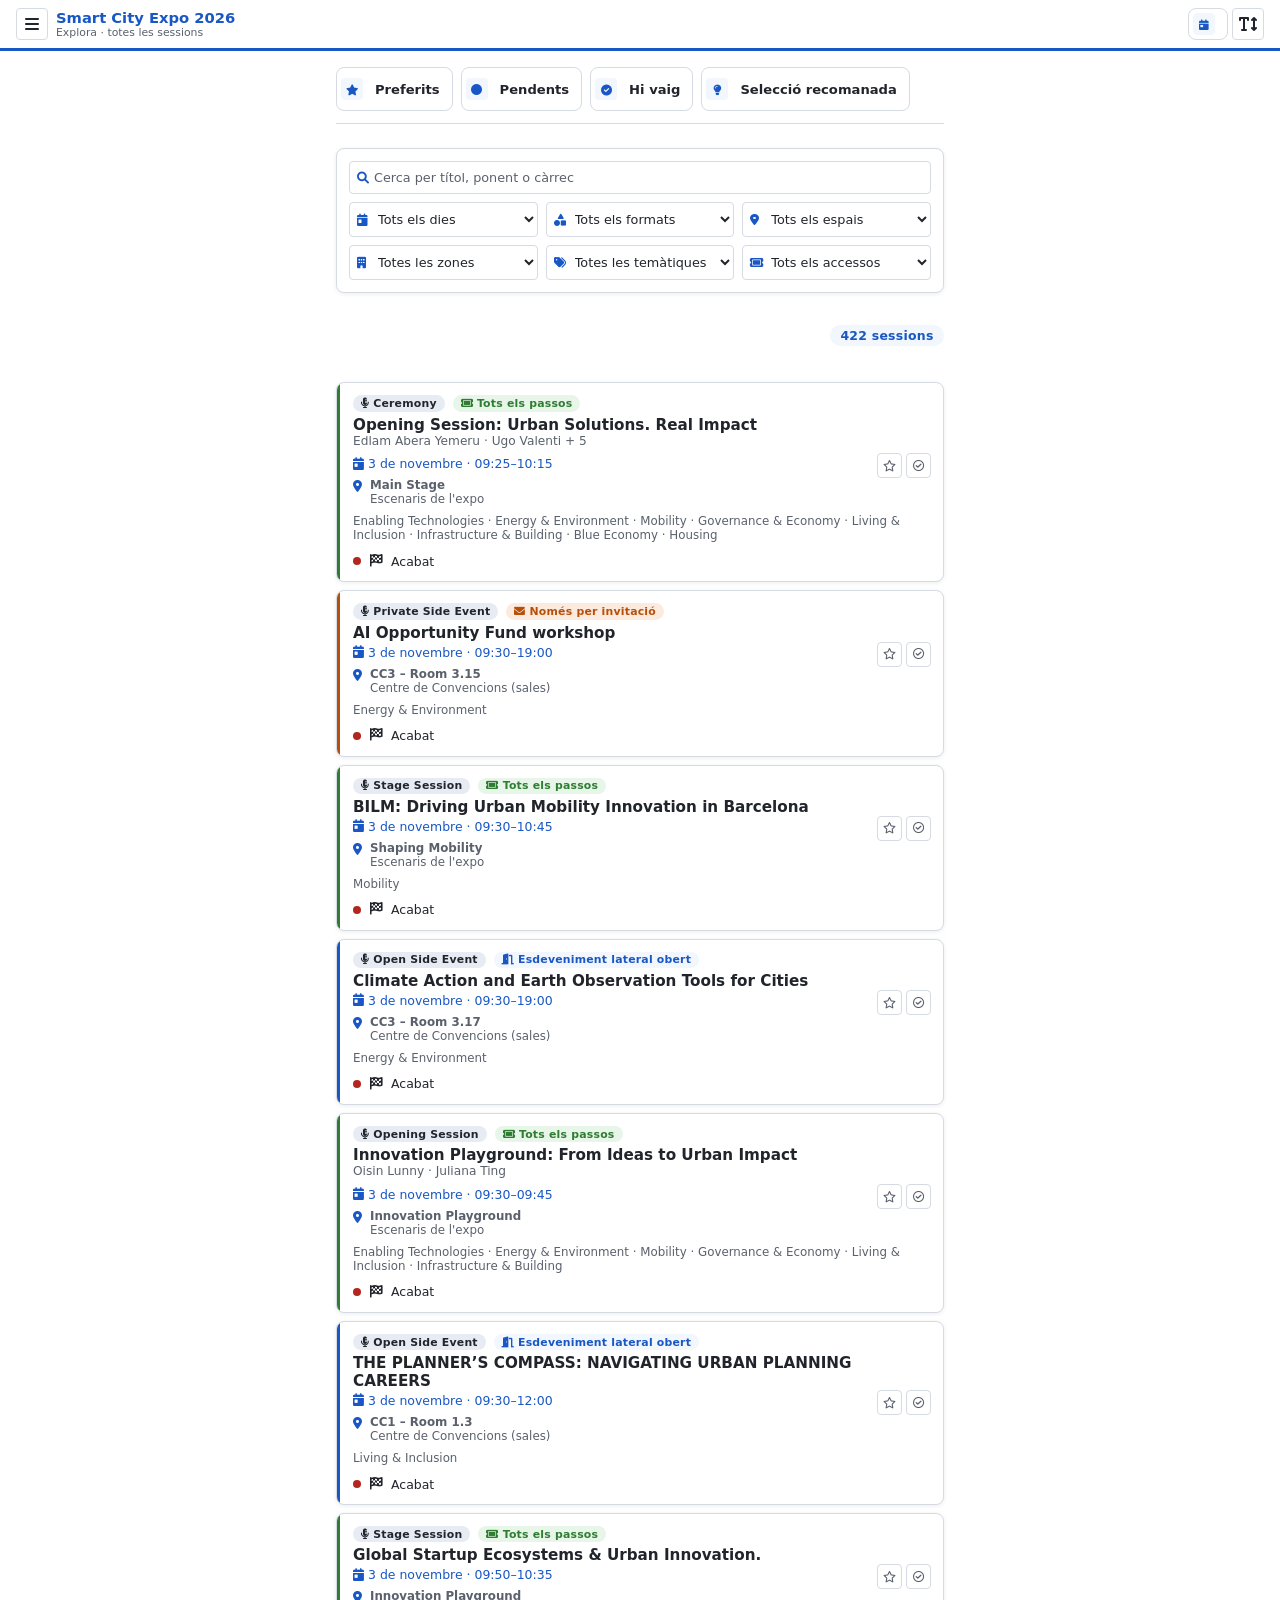
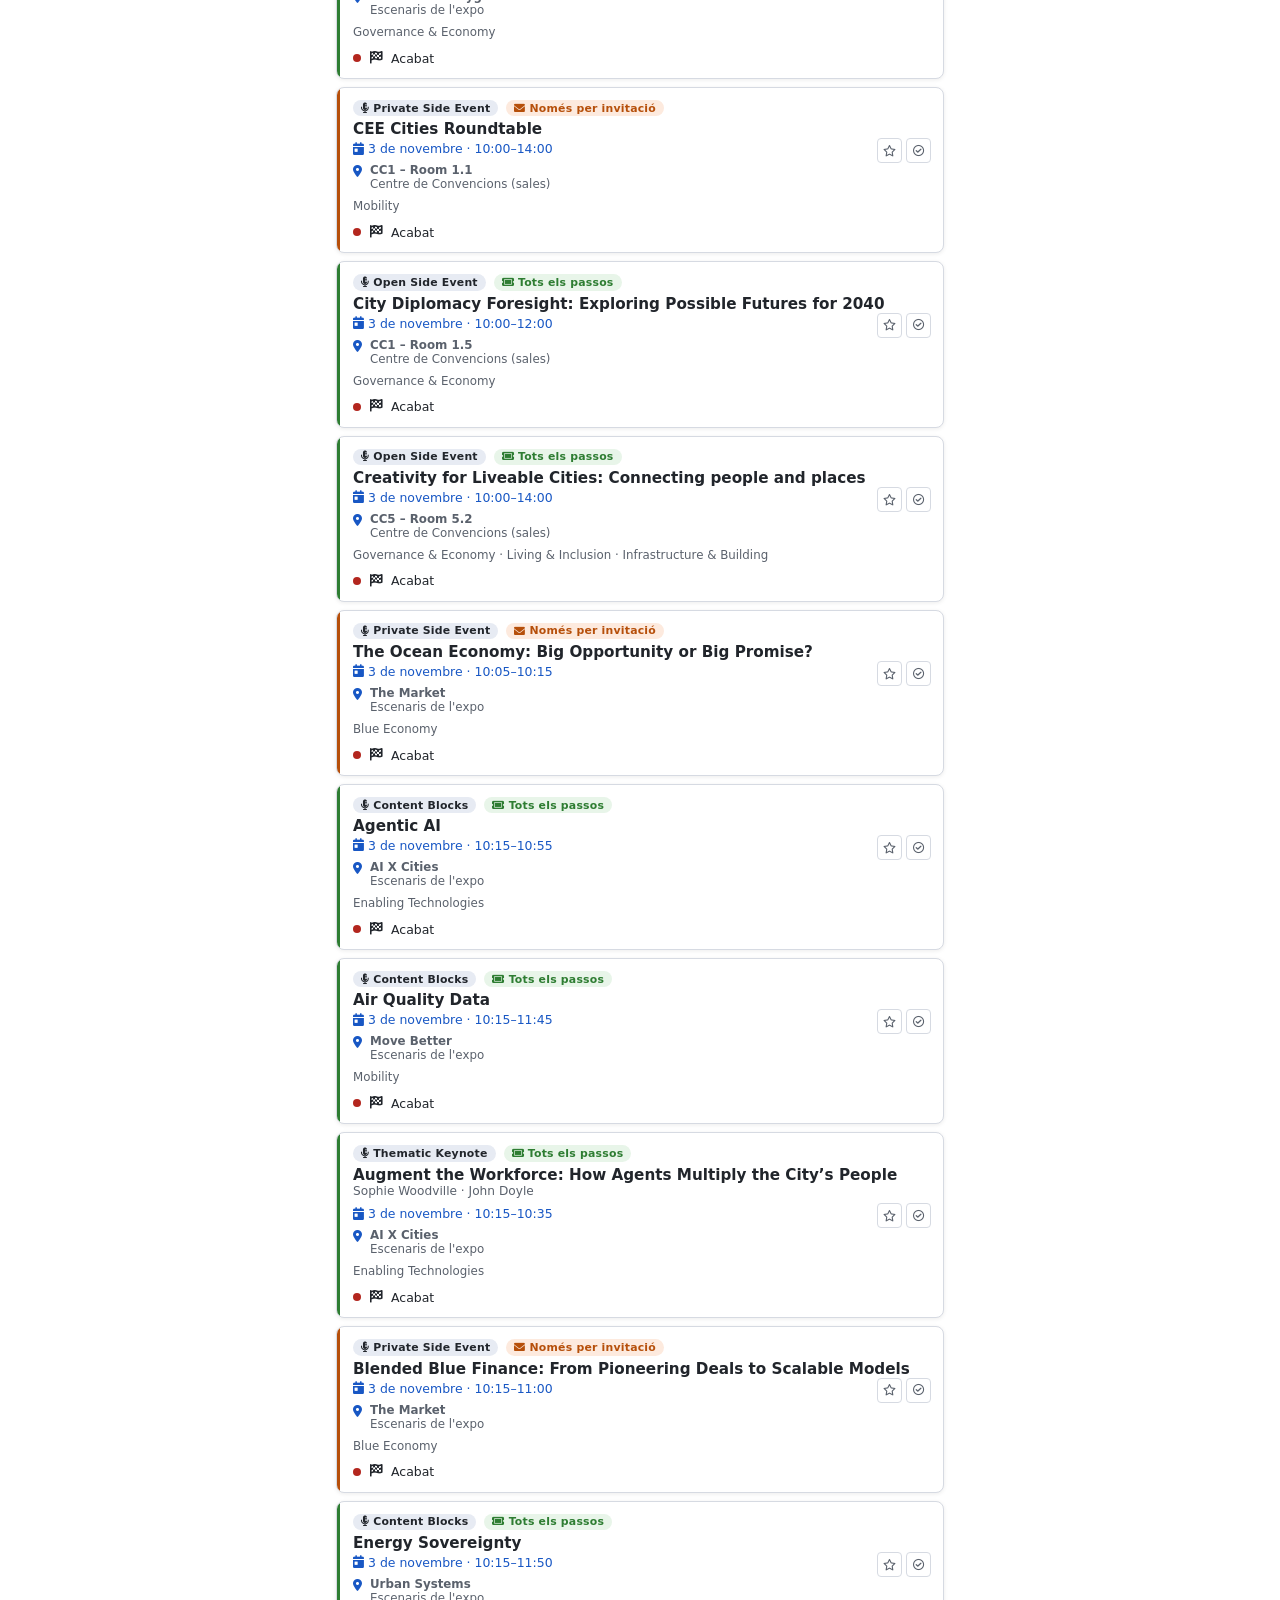
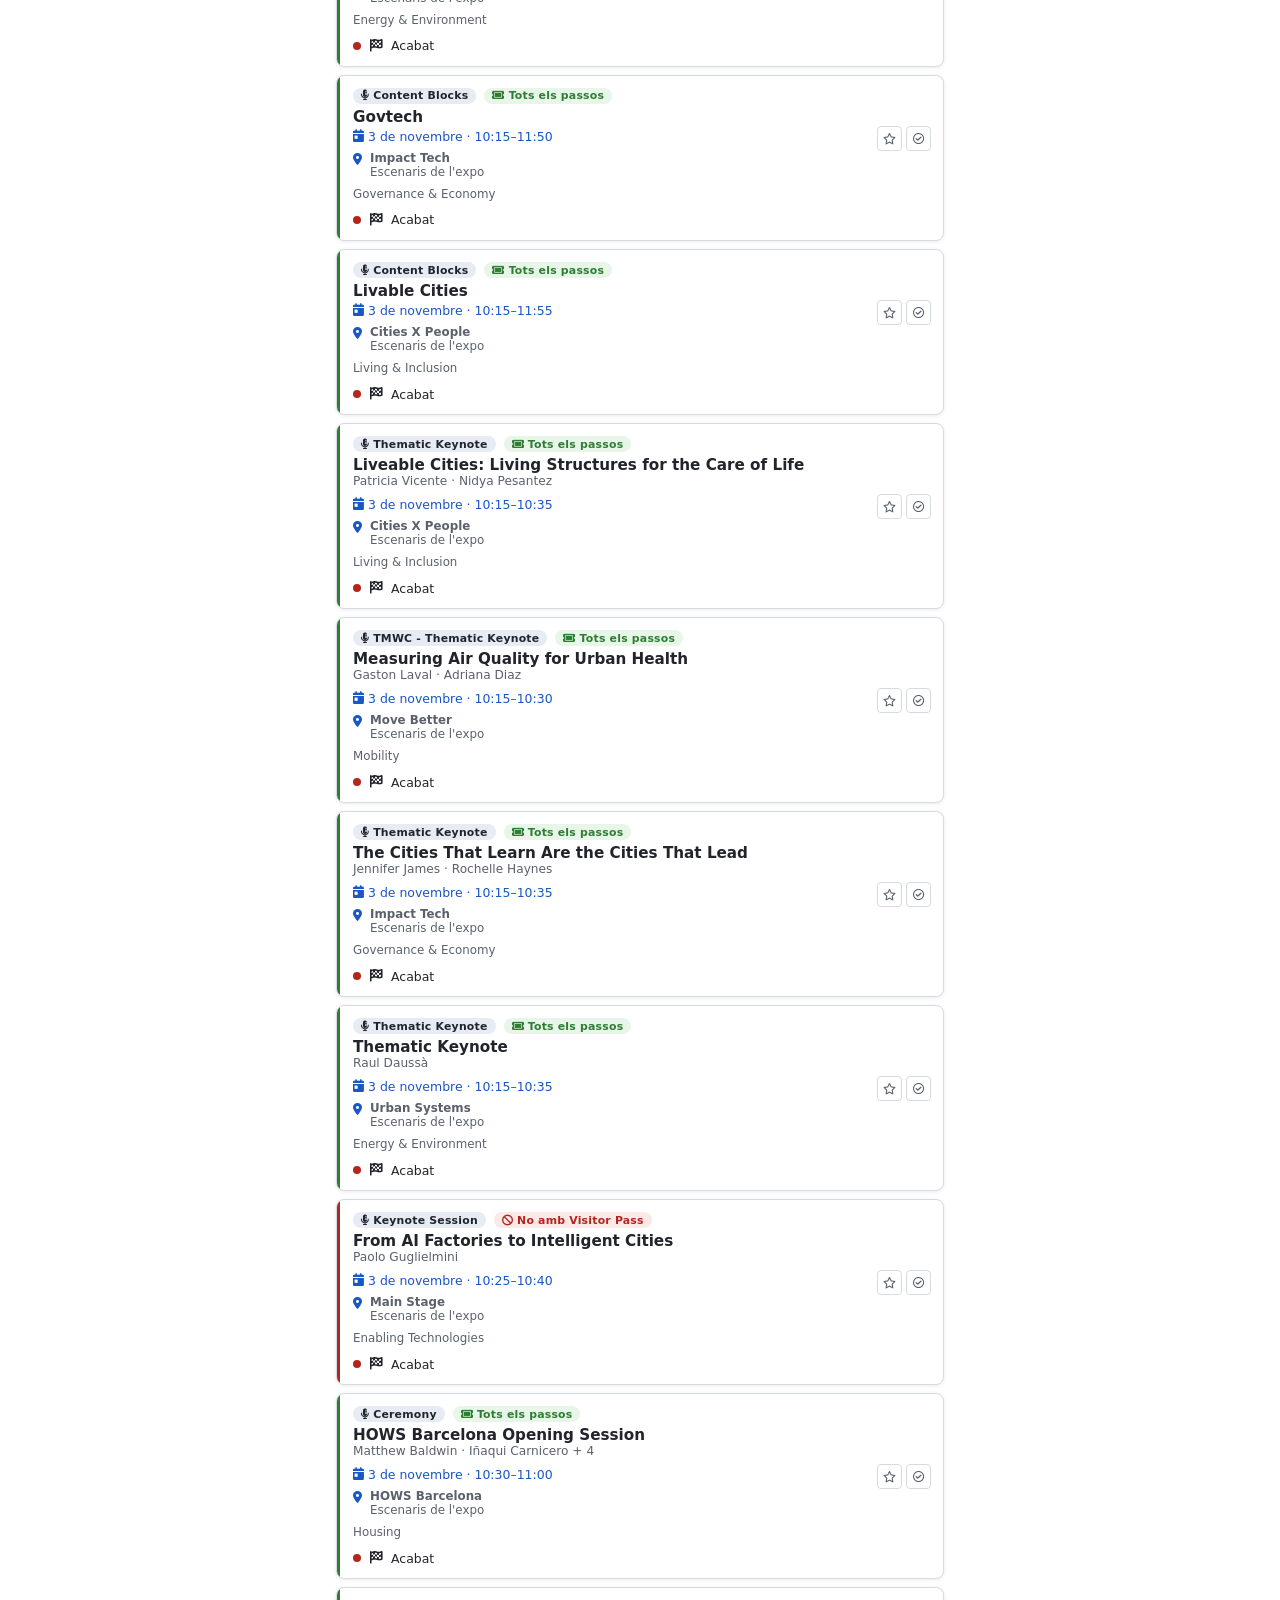
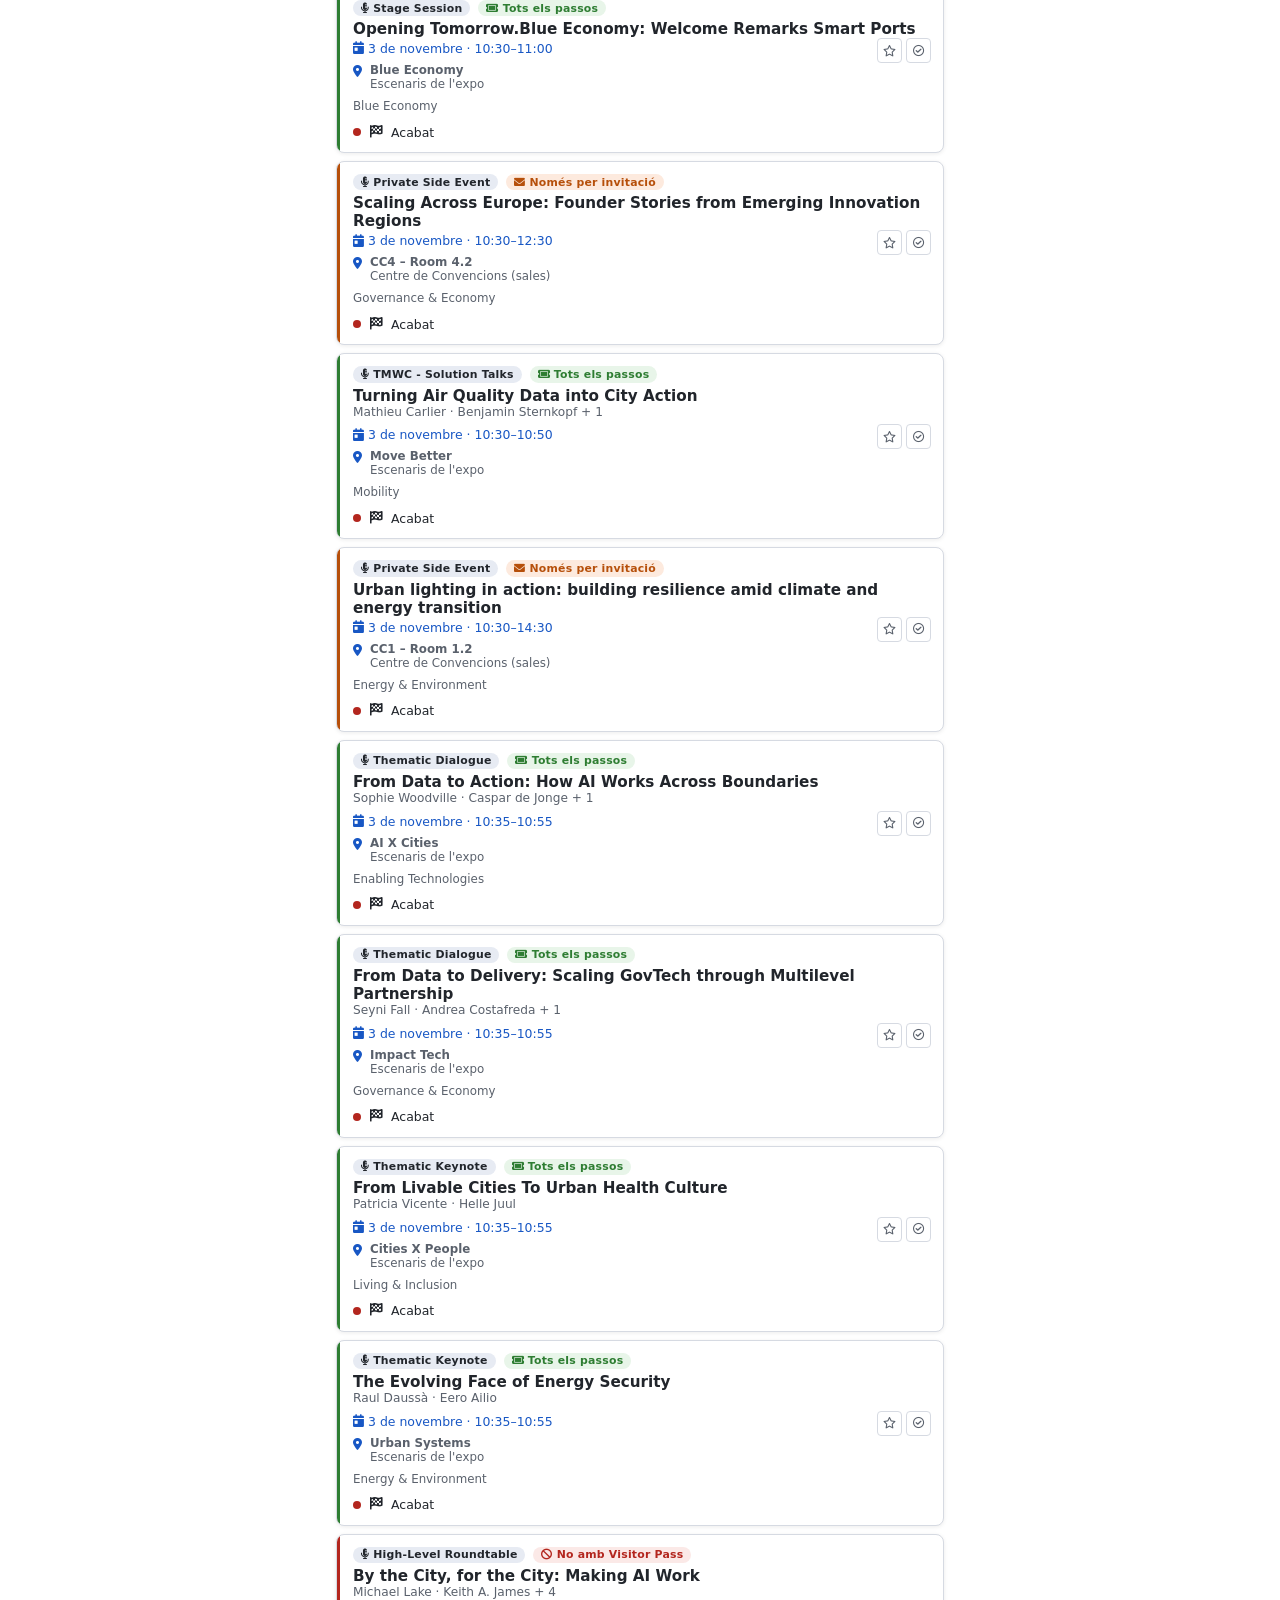
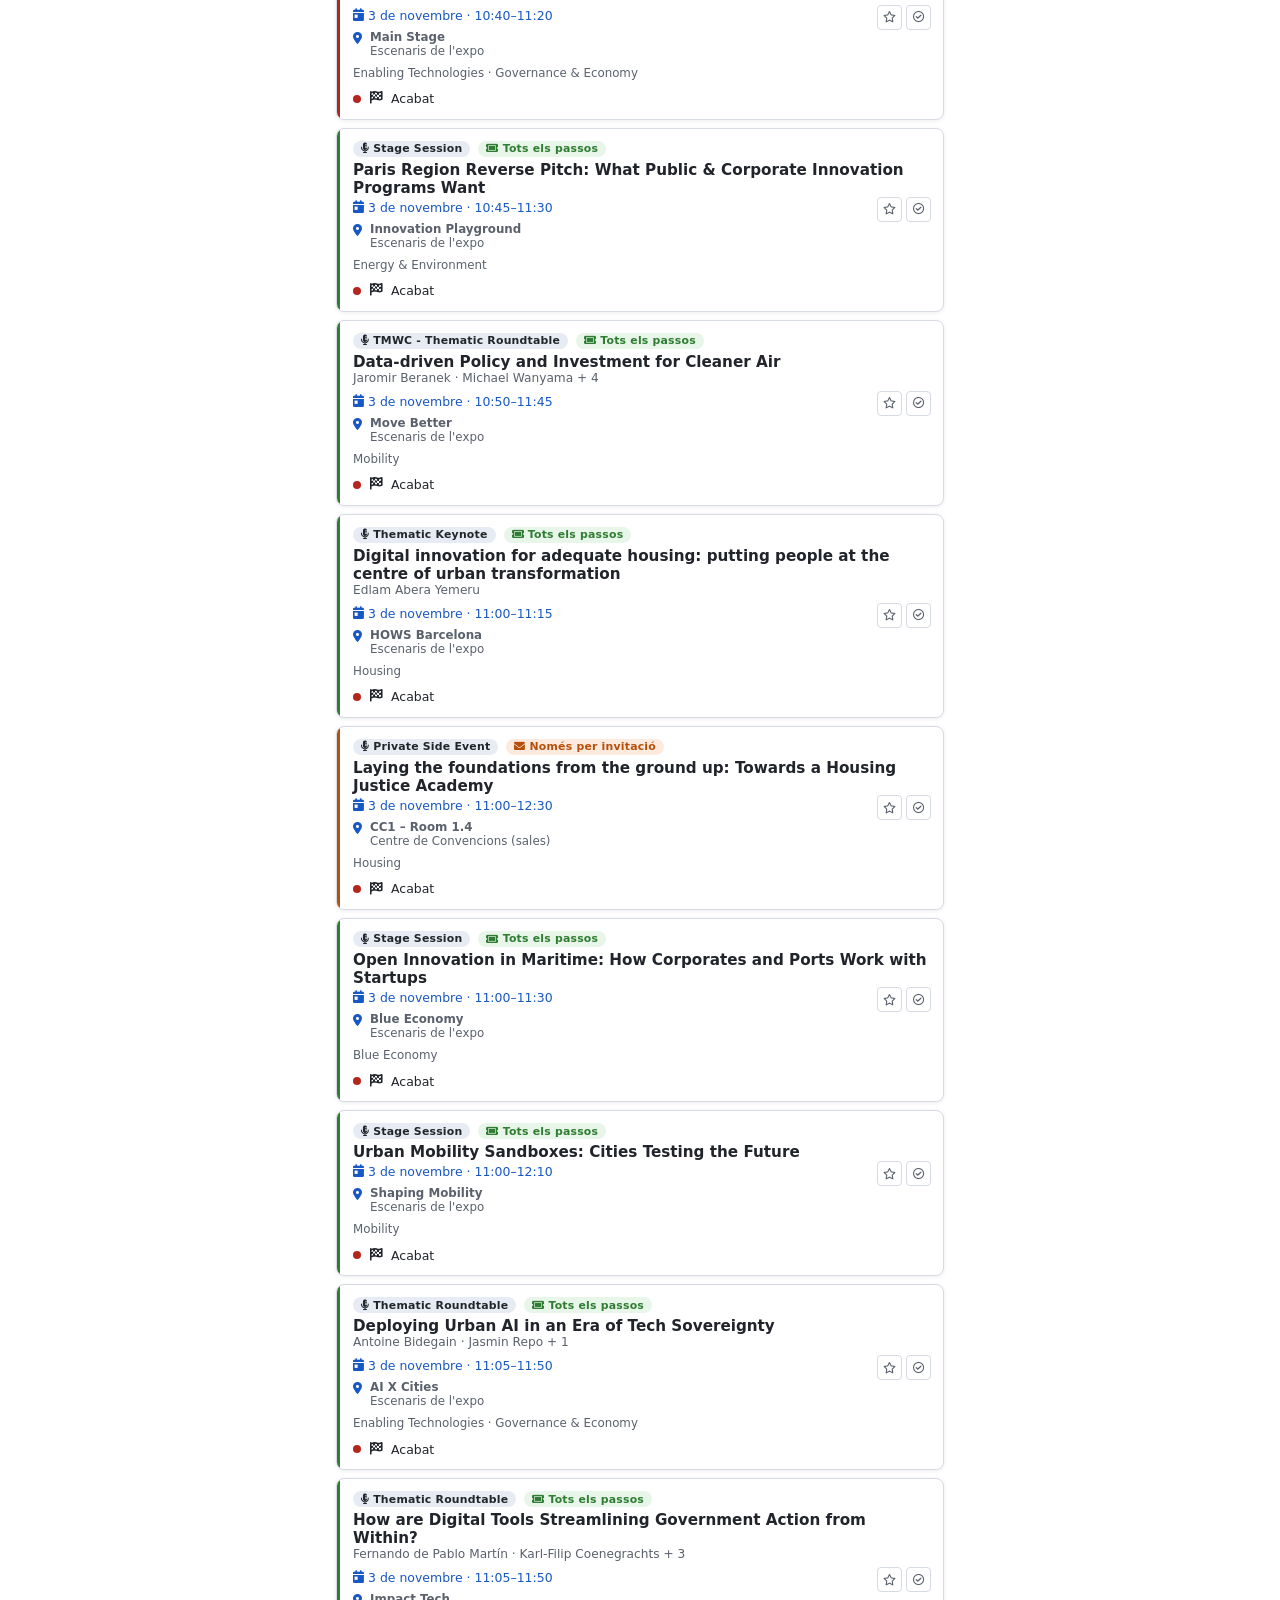
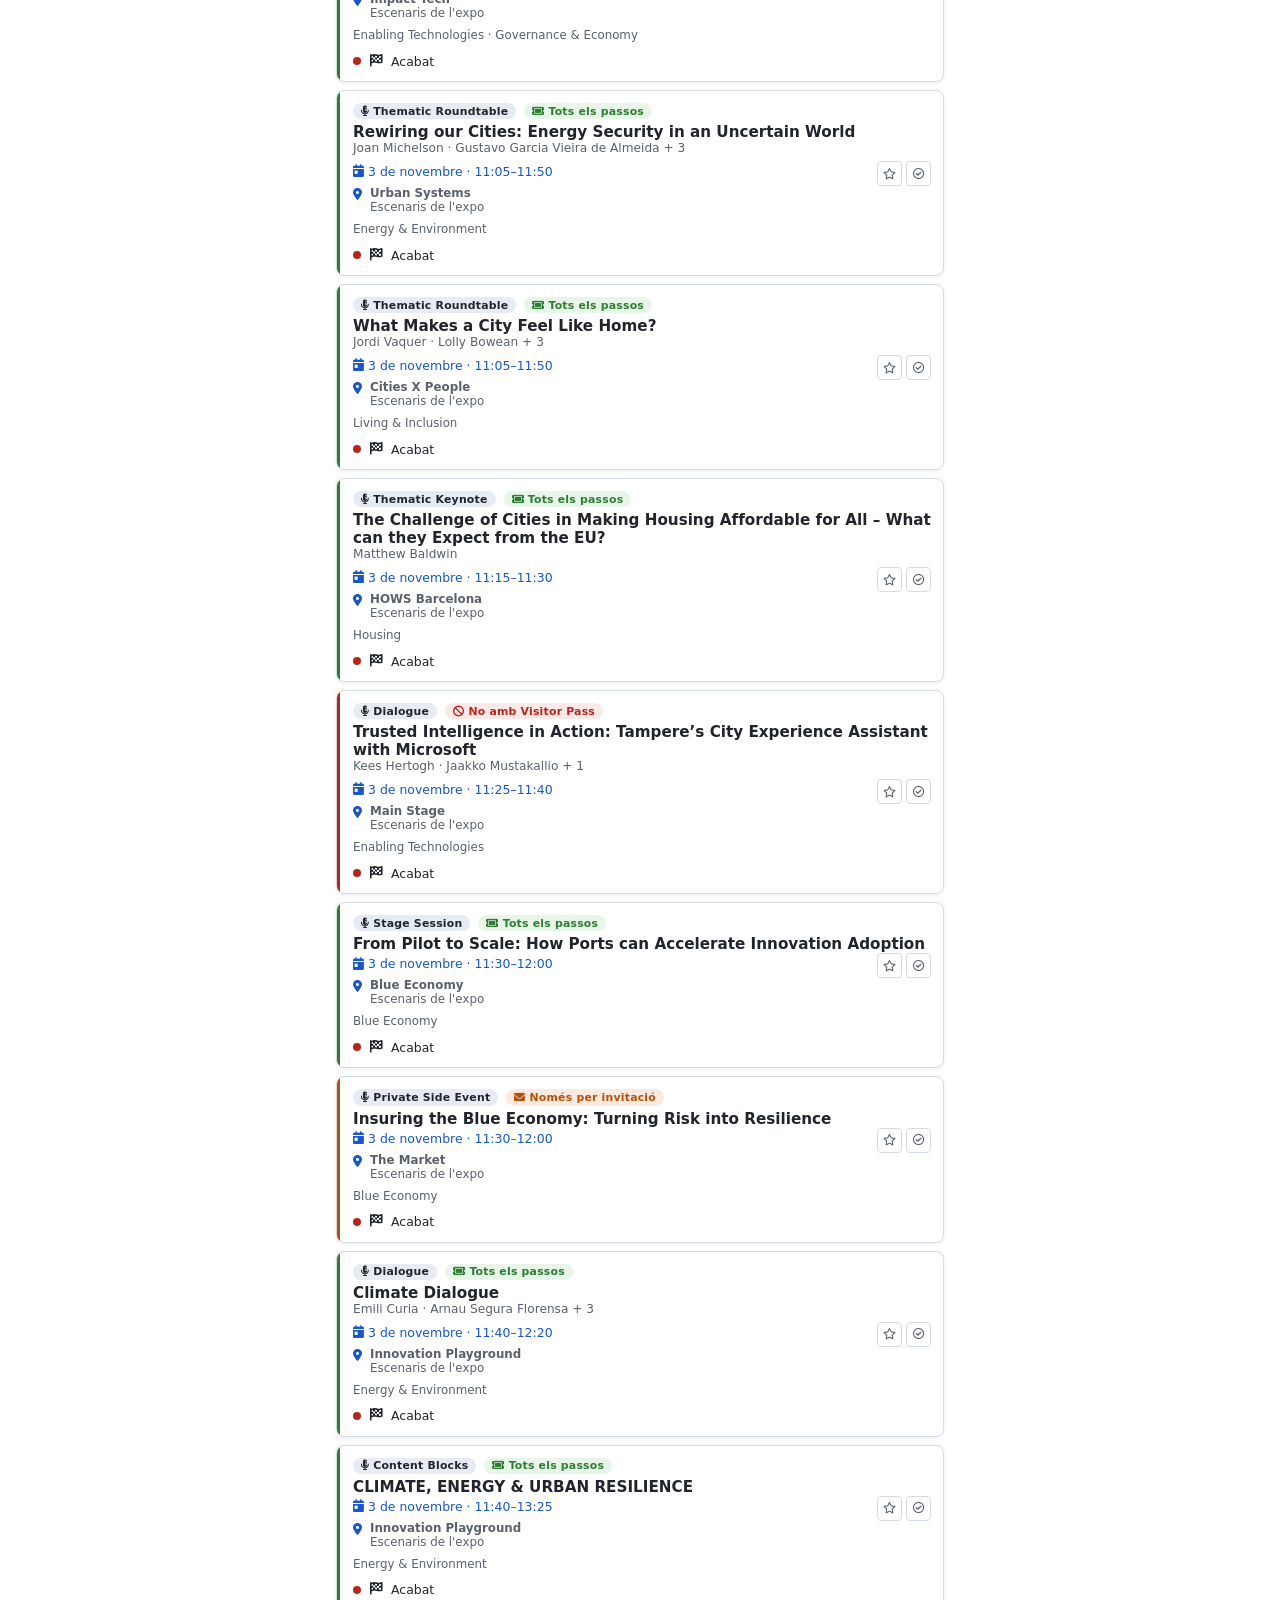
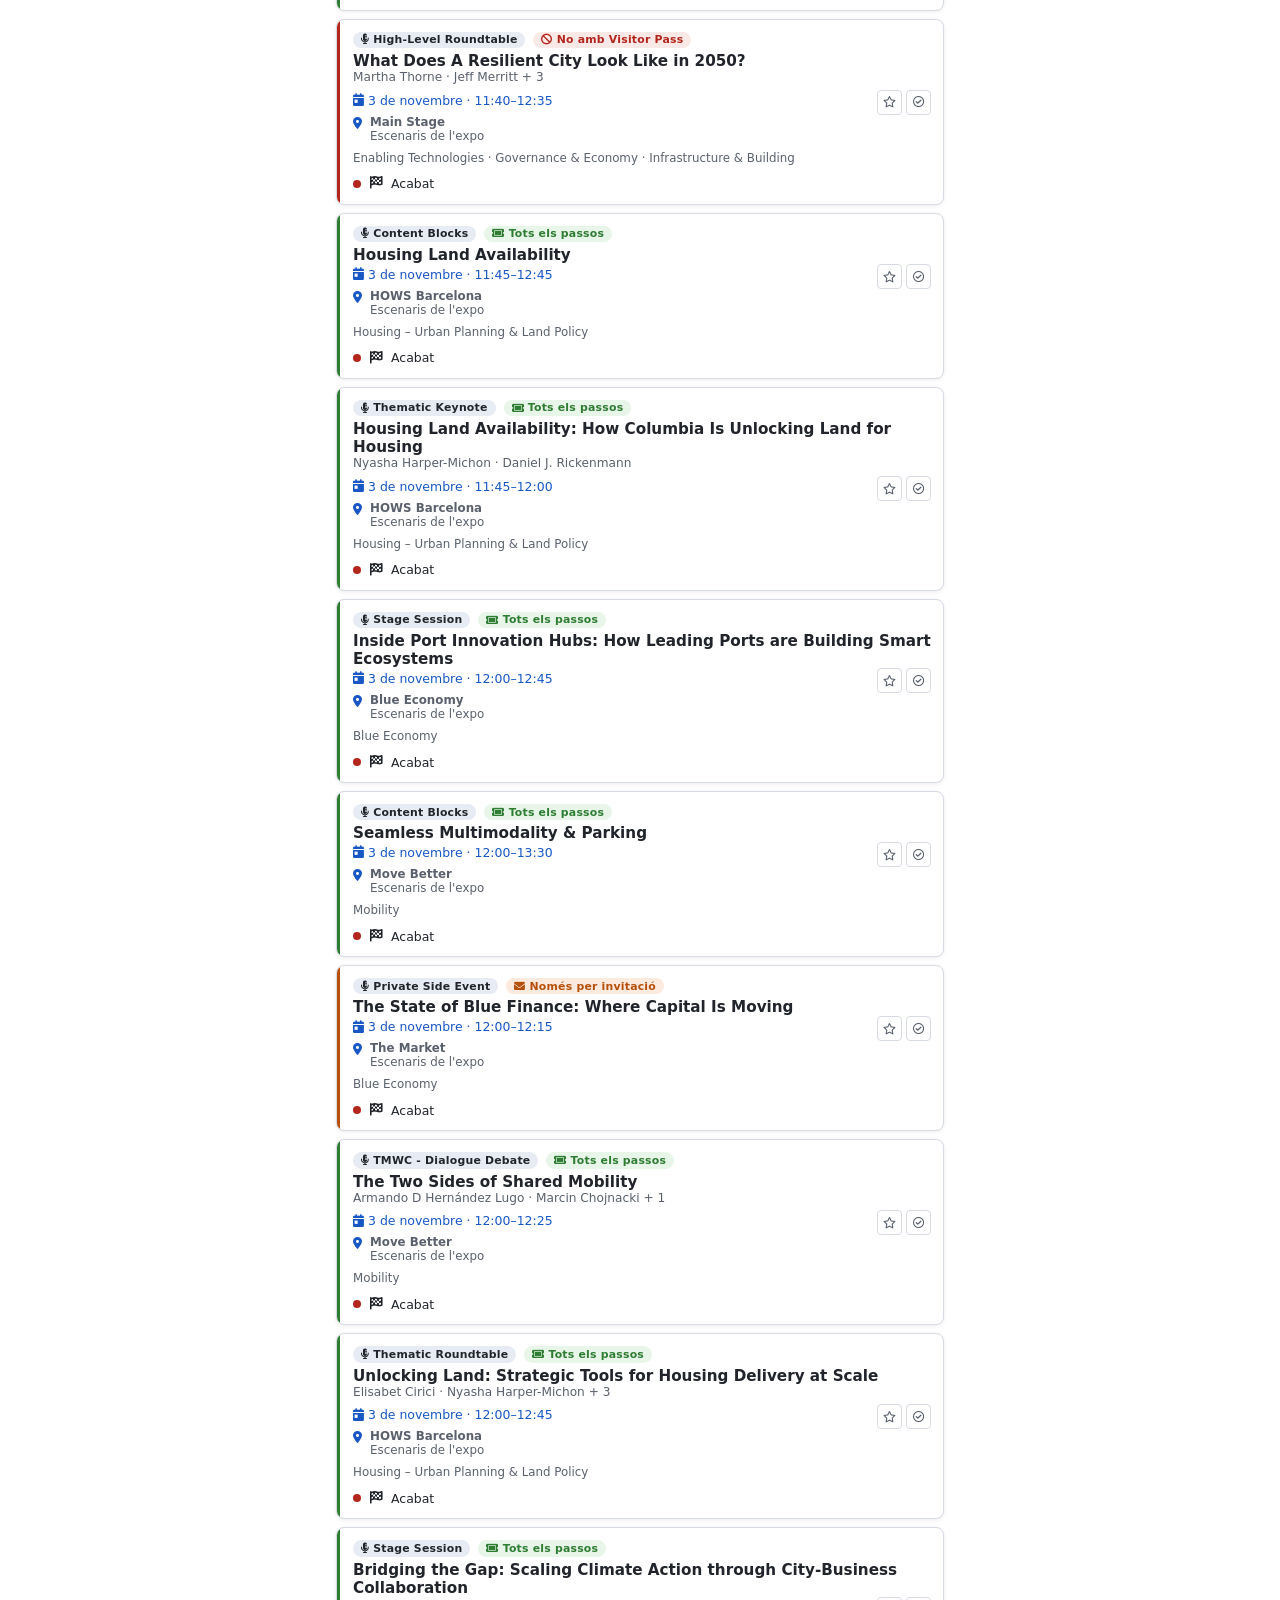
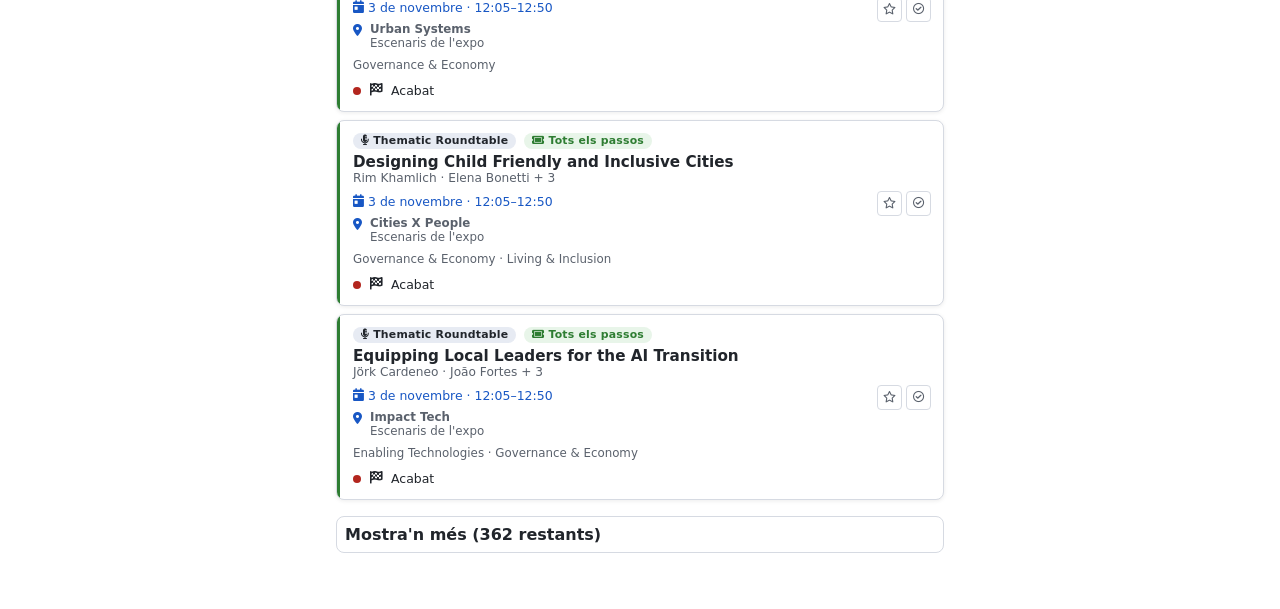
<file: index.html>
<!doctype html>
<html lang="ca" data-ds-skin="neutra">
<head>
  <meta charset="utf-8">
  <meta name="viewport" content="width=device-width, initial-scale=1, viewport-fit=cover">
  <title>Explora · Smart City Expo 2026</title>
  <meta name="description" content="Cerca i filtra totes les sessions del Smart City Expo World Congress 2026 (guia de butxaca no oficial).">
  <link rel="manifest" href="manifest.json">
  <meta name="theme-color" content="#1857c4">
  <link rel="icon" href="assets/icons/icon.svg" type="image/svg+xml">
  <link rel="stylesheet" href="assets/fontawesome/css/all.min.css">
  <link rel="stylesheet" href="assets/css/tokens.css">
  <link rel="stylesheet" href="assets/css/skins/skin-neutra.css">
  <link rel="stylesheet" href="assets/css/base.css">
  <link rel="stylesheet" href="assets/css/layout.css">
  <link rel="stylesheet" href="assets/css/components/card.css">
  <link rel="stylesheet" href="assets/css/components/badge.css">
  <link rel="stylesheet" href="assets/css/components/alert.css">
  <link rel="stylesheet" href="assets/css/components/status.css">
  <link rel="stylesheet" href="assets/css/components/button.css">
  <link rel="stylesheet" href="assets/css/components/input.css">
  <link rel="stylesheet" href="assets/css/components/empty.css">
  <link rel="stylesheet" href="assets/css/components/spinner.css">
  <link rel="stylesheet" href="assets/css/components/modal.css">
  <link rel="stylesheet" href="assets/css/components/tabbar.css">
  <link rel="stylesheet" href="assets/css/components/typography.css">
  <link rel="stylesheet" href="assets/css/app.css">
  <script src="assets/css/router.js"></script>
  <script src="assets/css/components/modal.js"></script>
  <script src="assets/css/components/tabbar.js"></script>
  <script src="js/config.js"></script>
</head>
<body>
  <a class="ds-skip-link" href="#main-content">Salta al contingut principal</a>

  <header class="sce-header-wrap">
    <div class="ds-site-header">
      <button class="ds-icon-button sce-header__menu-btn" id="btn-open-nav" type="button" aria-haspopup="dialog" aria-controls="dlg-nav" aria-label="Obre el menú de navegació">
        <i class="fa-solid fa-bars" aria-hidden="true"></i>
      </button>
      <div class="ds-site-header__text">
        <p class="ds-site-header__title">Smart City Expo 2026</p>
        <p class="ds-site-header__subtitle" id="sce-header-subtitle">Explora · totes les sessions</p>
      </div>
      <div class="sce-header__actions">
        <button class="ds-button ds-button--sm ds-button--ghost sce-header__date-btn" id="btn-open-plan" type="button" aria-haspopup="dialog" aria-controls="dlg-plan">
          <i class="fa-solid fa-calendar-day" aria-hidden="true"></i>
          <span class="sce-sr-only">Mode Ara / Planificar</span>
        </button>
        <button class="ds-icon-button sce-header__fontsize-btn" id="btn-fontsize" type="button" aria-label="Augmenta la mida de la lletra">
          <i class="fa-solid fa-text-height" aria-hidden="true"></i>
        </button>
      </div>
    </div>
  </header>

  <div id="sce-backup-reminder"></div>

  <main id="main-content" class="ds-main" tabindex="-1">
    <div class="sce-filters" role="group" aria-label="Filtres" style="padding:0 0 var(--ds-space-3);">
      <button class="ds-button ds-button--sm ds-button--ghost" id="btn-filter-preferits" type="button">
        <i class="fa-solid fa-star" aria-hidden="true"></i> Preferits
      </button>
      <button class="ds-button ds-button--sm ds-button--ghost" id="btn-filter-pendents" type="button">
        <i class="fa-solid fa-circle" aria-hidden="true"></i> Pendents
      </button>
      <button class="ds-button ds-button--sm ds-button--ghost" id="btn-filter-triats" type="button">
        <i class="fa-solid fa-circle-check" aria-hidden="true"></i> Hi vaig
      </button>
      <button class="ds-button ds-button--sm ds-button--ghost" id="btn-filter-recomanades" type="button">
        <i class="fa-solid fa-lightbulb" aria-hidden="true"></i> Selecció recomanada
      </button>
    </div>

    <div class="sce-explora-toolbar">
      <div class="sce-select-icon">
        <i class="fa-solid fa-magnifying-glass" aria-hidden="true"></i>
        <label class="sce-sr-only" for="sce-search">Cerca per títol, ponent o càrrec</label>
        <input class="ds-input" type="search" id="sce-search" placeholder="Cerca per títol, ponent o càrrec" autocomplete="off">
      </div>

      <div class="sce-select-icon">
        <i class="fa-solid fa-calendar-day" aria-hidden="true"></i>
        <label class="sce-sr-only" for="sce-filter-day">Filtra per dia</label>
        <select class="ds-input" id="sce-filter-day">
          <option value="">Tots els dies</option>
        </select>
      </div>

      <div class="sce-select-icon">
        <i class="fa-solid fa-shapes" aria-hidden="true"></i>
        <label class="sce-sr-only" for="sce-filter-format">Filtra per format</label>
        <select class="ds-input" id="sce-filter-format">
          <option value="">Tots els formats</option>
        </select>
      </div>

      <div class="sce-select-icon">
        <i class="fa-solid fa-location-dot" aria-hidden="true"></i>
        <label class="sce-sr-only" for="sce-filter-venue">Filtra per espai</label>
        <select class="ds-input" id="sce-filter-venue">
          <option value="">Tots els espais</option>
        </select>
      </div>

      <div class="sce-select-icon">
        <i class="fa-solid fa-building" aria-hidden="true"></i>
        <label class="sce-sr-only" for="sce-filter-zone">Filtra per zona</label>
        <select class="ds-input" id="sce-filter-zone">
          <option value="">Totes les zones</option>
        </select>
      </div>

      <div class="sce-select-icon">
        <i class="fa-solid fa-tags" aria-hidden="true"></i>
        <label class="sce-sr-only" for="sce-filter-track">Filtra per temàtica</label>
        <select class="ds-input" id="sce-filter-track">
          <option value="">Totes les temàtiques</option>
        </select>
      </div>

      <div class="sce-select-icon">
        <i class="fa-solid fa-ticket" aria-hidden="true"></i>
        <label class="sce-sr-only" for="sce-filter-access">Filtra per accés</label>
        <select class="ds-input" id="sce-filter-access">
          <option value="">Tots els accessos</option>
        </select>
      </div>
    </div>

    <div class="sce-explora-results">
      <span class="ds-badge ds-badge--primary sce-results-pill" id="sce-results-count">0</span>
    </div>

    <div id="sce-explora-list" aria-live="polite" style="display:flex; flex-direction:column; gap: var(--ds-space-2);">
      <p class="ds-text ds-text--sm ds-text--muted sce-loading"><span class="ds-spinner"></span> Carregant el catàleg…</p>
    </div>
  </main>

  <!-- Tabbar amagada (app.css .ds-tabbar) — substituïda pel menú
       hamburguesa (#dlg-nav, més avall). -->
  <nav class="ds-tabbar" aria-label="Navegació principal">
    <a class="ds-tabbar__item" data-tab="index" href="index.html"><i class="fa-solid fa-magnifying-glass" aria-hidden="true"></i><span>Explora</span></a>
    <a class="ds-tabbar__item" data-tab="ara" href="ara.html"><i class="fa-solid fa-bolt" aria-hidden="true"></i><span>Ara</span></a>
  </nav>

  <dialog class="ds-modal ds-modal--sm" id="dlg-plan" aria-labelledby="dlg-plan-title">
    <div class="ds-modal__header">
      <p class="ds-modal__title" id="dlg-plan-title">Ara o planificar?</p>
      <button class="ds-icon-button" data-ds-modal-close aria-label="Tanca"><i class="fa-solid fa-xmark" aria-hidden="true"></i></button>
    </div>
    <div class="ds-modal__body">
      <div class="sce-plan-toggle" role="group" aria-label="Mode">
        <button class="ds-button ds-button--sm" id="btn-mode-ara" type="button">Ara</button>
        <button class="ds-button ds-button--sm ds-button--ghost" id="btn-mode-planificar" type="button">Planificar</button>
      </div>
      <div class="sce-plan-fields" id="sce-plan-fields" hidden>
        <div>
          <label class="ds-text ds-text--sm" for="sce-plan-date">Data</label>
          <input class="ds-input" type="date" id="sce-plan-date">
        </div>
        <div>
          <label class="ds-text ds-text--sm" for="sce-plan-time">Hora</label>
          <input class="ds-input" type="time" id="sce-plan-time">
        </div>
      </div>
      <p class="ds-text ds-text--sm ds-text--muted" style="margin-top:var(--ds-space-3);">Totes les hores són de Barcelona (Europe/Madrid), independentment del teu dispositiu.</p>
    </div>
  </dialog>

  <dialog class="ds-modal ds-modal--sm" id="dlg-nav" aria-labelledby="dlg-nav-title">
    <div class="ds-modal__header">
      <p class="ds-modal__title" id="dlg-nav-title">Menú</p>
      <button class="ds-icon-button" data-ds-modal-close aria-label="Tanca"><i class="fa-solid fa-xmark" aria-hidden="true"></i></button>
    </div>
    <div class="ds-modal__body">
      <nav class="sce-nav-menu" aria-label="Navegació principal">
        <a class="sce-nav-menu__item" data-nav-page="index" href="index.html">
          <span class="sce-nav-menu__icon"><i class="fa-solid fa-magnifying-glass" aria-hidden="true"></i></span>
          <span class="sce-nav-menu__text">
            <span class="sce-nav-menu__title">Explora</span>
            <span class="sce-nav-menu__desc">Cerca i filtra totes les sessions del congrés.</span>
          </span>
        </a>
        <a class="sce-nav-menu__item" data-nav-page="ara" href="ara.html">
          <span class="sce-nav-menu__icon"><i class="fa-solid fa-bolt" aria-hidden="true"></i></span>
          <span class="sce-nav-menu__text">
            <span class="sce-nav-menu__title">Ara</span>
            <span class="sce-nav-menu__desc">Què està en curs, què comença aviat i què ve després.</span>
          </span>
        </a>
        <a class="sce-nav-menu__item" data-nav-page="seleccio" href="index.html?seleccio=1">
          <span class="sce-nav-menu__icon"><i class="fa-solid fa-lightbulb" aria-hidden="true"></i></span>
          <span class="sce-nav-menu__text">
            <span class="sce-nav-menu__title">Selecció recomanada</span>
            <span class="sce-nav-menu__desc">Sessions prioritzades per a IA, dades i innovació pública.</span>
          </span>
        </a>
        <a class="sce-nav-menu__item" data-nav-page="ponents" href="ponents.html">
          <span class="sce-nav-menu__icon"><i class="fa-solid fa-microphone-lines" aria-hidden="true"></i></span>
          <span class="sce-nav-menu__text">
            <span class="sce-nav-menu__title">Ponents</span>
            <span class="sce-nav-menu__desc">Valora persones i consulta totes les seves sessions.</span>
          </span>
        </a>
      </nav>
      <hr class="sce-nav-menu__divider">
      <div class="sce-backup-actions">
        <button class="ds-button ds-button--sm ds-button--ghost" id="btn-backup-save" type="button">
          <i class="fa-solid fa-download" aria-hidden="true"></i> Desa una còpia
        </button>
        <button class="ds-button ds-button--sm ds-button--ghost" id="btn-backup-restore" type="button">
          <i class="fa-solid fa-upload" aria-hidden="true"></i> Restaura una còpia
        </button>
        <input type="file" id="sce-backup-file" accept="application/json" hidden>
      </div>
      <p class="ds-text ds-text--sm ds-text--muted">Preferits i "hi vaig" es guarden només en aquest navegador — Safari els pot esborrar si no obres l'app en uns dies. Fes una còpia de tant en tant.</p>
      <p class="ds-text ds-text--sm ds-text--muted"><strong>Guia de butxaca no oficial · 3–5 nov, Barcelona.</strong> Sense cap relació amb Fira de Barcelona ni amb l'organització del congrés. Font de les dades: smartcityexpo.com/agenda.</p>
    </div>
  </dialog>

  <dialog class="ds-modal ds-modal--fit" id="dlg-fitxa" aria-labelledby="dlg-fitxa-title">
    <div class="ds-modal__header">
      <p class="ds-modal__title" id="dlg-fitxa-title">Fitxa de la sessió</p>
      <button class="ds-icon-button" data-ds-modal-close aria-label="Tanca"><i class="fa-solid fa-xmark" aria-hidden="true"></i></button>
    </div>
    <div class="ds-modal__body" id="dlg-fitxa-body"></div>
  </dialog>

  <script src="js/fontsize.js"></script>
  <script src="js/navmenu.js"></script>
  <script src="js/planmode.js"></script>
  <script src="js/backup.js"></script>
  <script src="js/explora.js"></script>
</body>
</html>
</file>
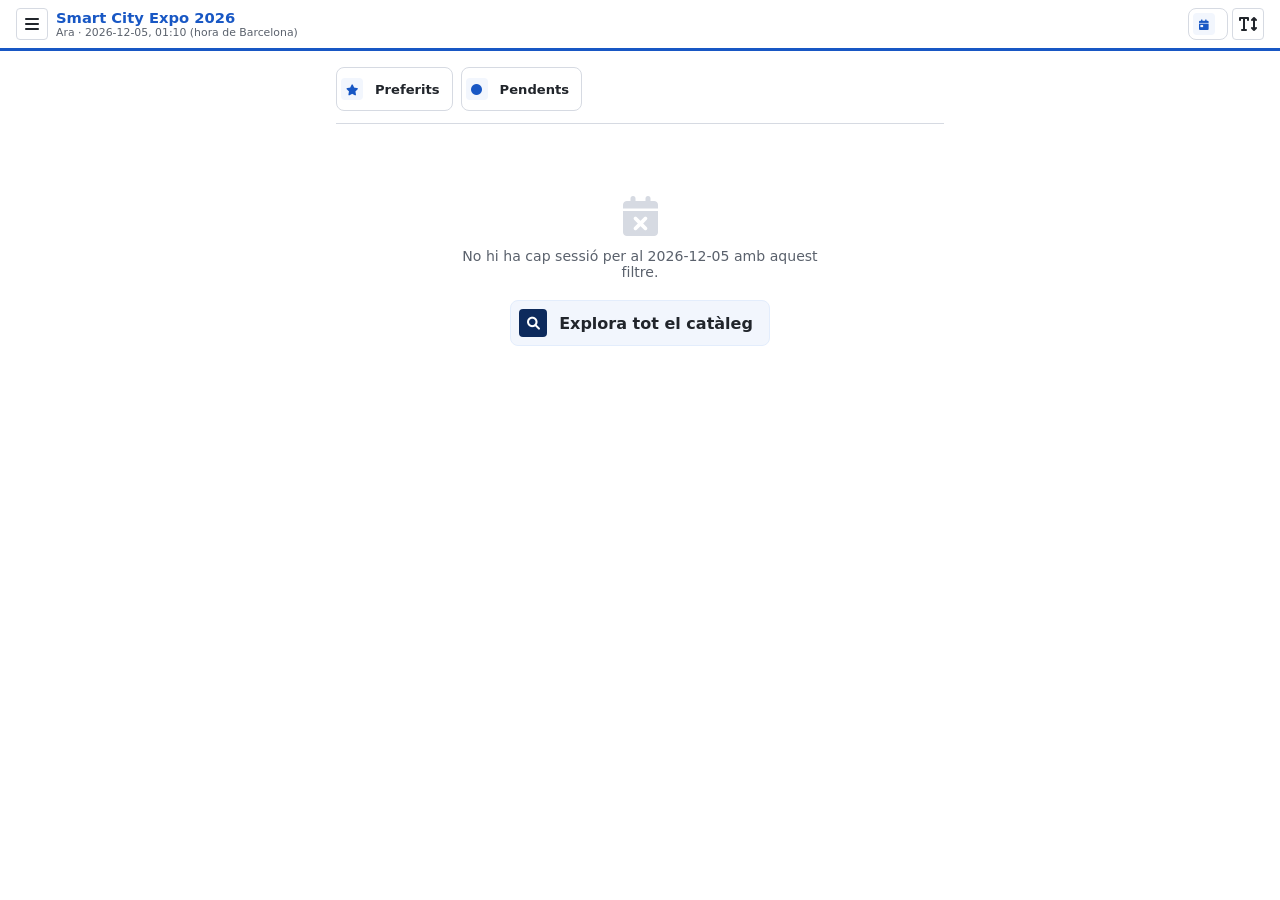
<file: ara.html>
<!doctype html>
<html lang="ca" data-ds-skin="neutra">
<head>
  <meta charset="utf-8">
  <meta name="viewport" content="width=device-width, initial-scale=1, viewport-fit=cover">
  <title>Ara · Smart City Expo 2026</title>
  <meta name="description" content="Guia de butxaca no oficial: què passa ara al Smart City Expo World Congress 2026.">
  <link rel="manifest" href="manifest.json">
  <meta name="theme-color" content="#1857c4">
  <link rel="icon" href="assets/icons/icon.svg" type="image/svg+xml">
  <link rel="stylesheet" href="assets/fontawesome/css/all.min.css">
  <link rel="stylesheet" href="assets/css/tokens.css">
  <link rel="stylesheet" href="assets/css/skins/skin-neutra.css">
  <link rel="stylesheet" href="assets/css/base.css">
  <link rel="stylesheet" href="assets/css/layout.css">
  <link rel="stylesheet" href="assets/css/components/card.css">
  <link rel="stylesheet" href="assets/css/components/badge.css">
  <link rel="stylesheet" href="assets/css/components/alert.css">
  <link rel="stylesheet" href="assets/css/components/status.css">
  <link rel="stylesheet" href="assets/css/components/button.css">
  <link rel="stylesheet" href="assets/css/components/input.css">
  <link rel="stylesheet" href="assets/css/components/empty.css">
  <link rel="stylesheet" href="assets/css/components/spinner.css">
  <link rel="stylesheet" href="assets/css/components/modal.css">
  <link rel="stylesheet" href="assets/css/components/tabbar.css">
  <link rel="stylesheet" href="assets/css/components/typography.css">
  <link rel="stylesheet" href="assets/css/app.css">
  <script src="assets/css/router.js"></script>
  <script src="assets/css/components/modal.js"></script>
  <script src="assets/css/components/tabbar.js"></script>
  <script src="js/config.js"></script>
</head>
<body>
  <a class="ds-skip-link" href="#main-content">Salta al contingut principal</a>

  <header class="sce-header-wrap">
    <div class="ds-site-header">
      <button class="ds-icon-button sce-header__menu-btn" id="btn-open-nav" type="button" aria-haspopup="dialog" aria-controls="dlg-nav" aria-label="Obre el menú de navegació">
        <i class="fa-solid fa-bars" aria-hidden="true"></i>
      </button>
      <div class="ds-site-header__text">
        <p class="ds-site-header__title">Smart City Expo 2026</p>
        <p class="ds-site-header__subtitle" id="sce-header-subtitle">—</p>
      </div>
      <div class="sce-header__actions">
        <button class="ds-button ds-button--sm ds-button--ghost sce-header__date-btn" id="btn-open-plan" type="button" aria-haspopup="dialog" aria-controls="dlg-plan">
          <i class="fa-solid fa-calendar-day" aria-hidden="true"></i>
          <span class="sce-sr-only">Mode Ara / Planificar</span>
        </button>
        <button class="ds-icon-button sce-header__fontsize-btn" id="btn-fontsize" type="button" aria-label="Augmenta la mida de la lletra">
          <i class="fa-solid fa-text-height" aria-hidden="true"></i>
        </button>
      </div>
    </div>
  </header>

  <div id="sce-backup-reminder"></div>

  <main id="main-content" class="ds-main" tabindex="-1">

    <div class="sce-filters" role="group" aria-label="Filtres" style="padding:0 0 var(--ds-space-3);">
      <button class="ds-button ds-button--sm ds-button--ghost" id="btn-filter-preferits" type="button">
        <i class="fa-solid fa-star" aria-hidden="true"></i> Preferits
      </button>
      <button class="ds-button ds-button--sm ds-button--ghost" id="btn-filter-pendents" type="button">
        <i class="fa-solid fa-circle" aria-hidden="true"></i> Pendents
      </button>
    </div>

    <div id="sce-ara-list" aria-live="polite">
      <p class="ds-text ds-text--sm ds-text--muted sce-loading"><span class="ds-spinner"></span> Carregant el catàleg…</p>
    </div>

  </main>

  <!-- Tabbar amagada (app.css .ds-tabbar) — substituïda pel menú
       hamburguesa (#dlg-nav, més avall). -->
  <nav class="ds-tabbar" aria-label="Navegació principal">
    <a class="ds-tabbar__item" data-tab="index" href="index.html"><i class="fa-solid fa-magnifying-glass" aria-hidden="true"></i><span>Explora</span></a>
    <a class="ds-tabbar__item" data-tab="ara" href="ara.html"><i class="fa-solid fa-bolt" aria-hidden="true"></i><span>Ara</span></a>
  </nav>

  <dialog class="ds-modal ds-modal--sm" id="dlg-plan" aria-labelledby="dlg-plan-title">
    <div class="ds-modal__header">
      <p class="ds-modal__title" id="dlg-plan-title">Ara o planificar?</p>
      <button class="ds-icon-button" data-ds-modal-close aria-label="Tanca"><i class="fa-solid fa-xmark" aria-hidden="true"></i></button>
    </div>
    <div class="ds-modal__body">
      <div class="sce-plan-toggle" role="group" aria-label="Mode">
        <button class="ds-button ds-button--sm" id="btn-mode-ara" type="button">Ara</button>
        <button class="ds-button ds-button--sm ds-button--ghost" id="btn-mode-planificar" type="button">Planificar</button>
      </div>
      <div class="sce-plan-fields" id="sce-plan-fields" hidden>
        <div>
          <label class="ds-text ds-text--sm" for="sce-plan-date">Data</label>
          <input class="ds-input" type="date" id="sce-plan-date">
        </div>
        <div>
          <label class="ds-text ds-text--sm" for="sce-plan-time">Hora</label>
          <input class="ds-input" type="time" id="sce-plan-time">
        </div>
      </div>
      <p class="ds-text ds-text--sm ds-text--muted" style="margin-top:var(--ds-space-3);">Totes les hores són de Barcelona (Europe/Madrid), independentment del teu dispositiu.</p>
    </div>
  </dialog>

  <dialog class="ds-modal ds-modal--sm" id="dlg-nav" aria-labelledby="dlg-nav-title">
    <div class="ds-modal__header">
      <p class="ds-modal__title" id="dlg-nav-title">Menú</p>
      <button class="ds-icon-button" data-ds-modal-close aria-label="Tanca"><i class="fa-solid fa-xmark" aria-hidden="true"></i></button>
    </div>
    <div class="ds-modal__body">
      <nav class="sce-nav-menu" aria-label="Navegació principal">
        <a class="sce-nav-menu__item" data-nav-page="index" href="index.html">
          <span class="sce-nav-menu__icon"><i class="fa-solid fa-magnifying-glass" aria-hidden="true"></i></span>
          <span class="sce-nav-menu__text">
            <span class="sce-nav-menu__title">Explora</span>
            <span class="sce-nav-menu__desc">Cerca i filtra totes les sessions del congrés.</span>
          </span>
        </a>
        <a class="sce-nav-menu__item" data-nav-page="ara" href="ara.html">
          <span class="sce-nav-menu__icon"><i class="fa-solid fa-bolt" aria-hidden="true"></i></span>
          <span class="sce-nav-menu__text">
            <span class="sce-nav-menu__title">Ara</span>
            <span class="sce-nav-menu__desc">Què està en curs, què comença aviat i què ve després.</span>
          </span>
        </a>
        <a class="sce-nav-menu__item" data-nav-page="seleccio" href="index.html?seleccio=1">
          <span class="sce-nav-menu__icon"><i class="fa-solid fa-lightbulb" aria-hidden="true"></i></span>
          <span class="sce-nav-menu__text">
            <span class="sce-nav-menu__title">Selecció recomanada</span>
            <span class="sce-nav-menu__desc">Sessions prioritzades per a IA, dades i innovació pública.</span>
          </span>
        </a>
        <a class="sce-nav-menu__item" data-nav-page="ponents" href="ponents.html">
          <span class="sce-nav-menu__icon"><i class="fa-solid fa-microphone-lines" aria-hidden="true"></i></span>
          <span class="sce-nav-menu__text">
            <span class="sce-nav-menu__title">Ponents</span>
            <span class="sce-nav-menu__desc">Valora persones i consulta totes les seves sessions.</span>
          </span>
        </a>
      </nav>
      <hr class="sce-nav-menu__divider">
      <div class="sce-backup-actions">
        <button class="ds-button ds-button--sm ds-button--ghost" id="btn-backup-save" type="button">
          <i class="fa-solid fa-download" aria-hidden="true"></i> Desa una còpia
        </button>
        <button class="ds-button ds-button--sm ds-button--ghost" id="btn-backup-restore" type="button">
          <i class="fa-solid fa-upload" aria-hidden="true"></i> Restaura una còpia
        </button>
        <input type="file" id="sce-backup-file" accept="application/json" hidden>
      </div>
      <p class="ds-text ds-text--sm ds-text--muted">Preferits i "hi vaig" es guarden només en aquest navegador — Safari els pot esborrar si no obres l'app en uns dies. Fes una còpia de tant en tant.</p>
      <p class="ds-text ds-text--sm ds-text--muted"><strong>Guia de butxaca no oficial · 3–5 nov, Barcelona.</strong> Sense cap relació amb Fira de Barcelona ni amb l'organització del congrés. Font de les dades: smartcityexpo.com/agenda.</p>
    </div>
  </dialog>

  <dialog class="ds-modal ds-modal--fit" id="dlg-fitxa" aria-labelledby="dlg-fitxa-title">
    <div class="ds-modal__header">
      <p class="ds-modal__title" id="dlg-fitxa-title">Fitxa de la sessió</p>
      <button class="ds-icon-button" data-ds-modal-close aria-label="Tanca"><i class="fa-solid fa-xmark" aria-hidden="true"></i></button>
    </div>
    <div class="ds-modal__body" id="dlg-fitxa-body"></div>
  </dialog>

  <script src="js/fontsize.js"></script>
  <script src="js/navmenu.js"></script>
  <script src="js/planmode.js"></script>
  <script src="js/backup.js"></script>
  <script src="js/ara.js"></script>
</body>
</html>
</file>
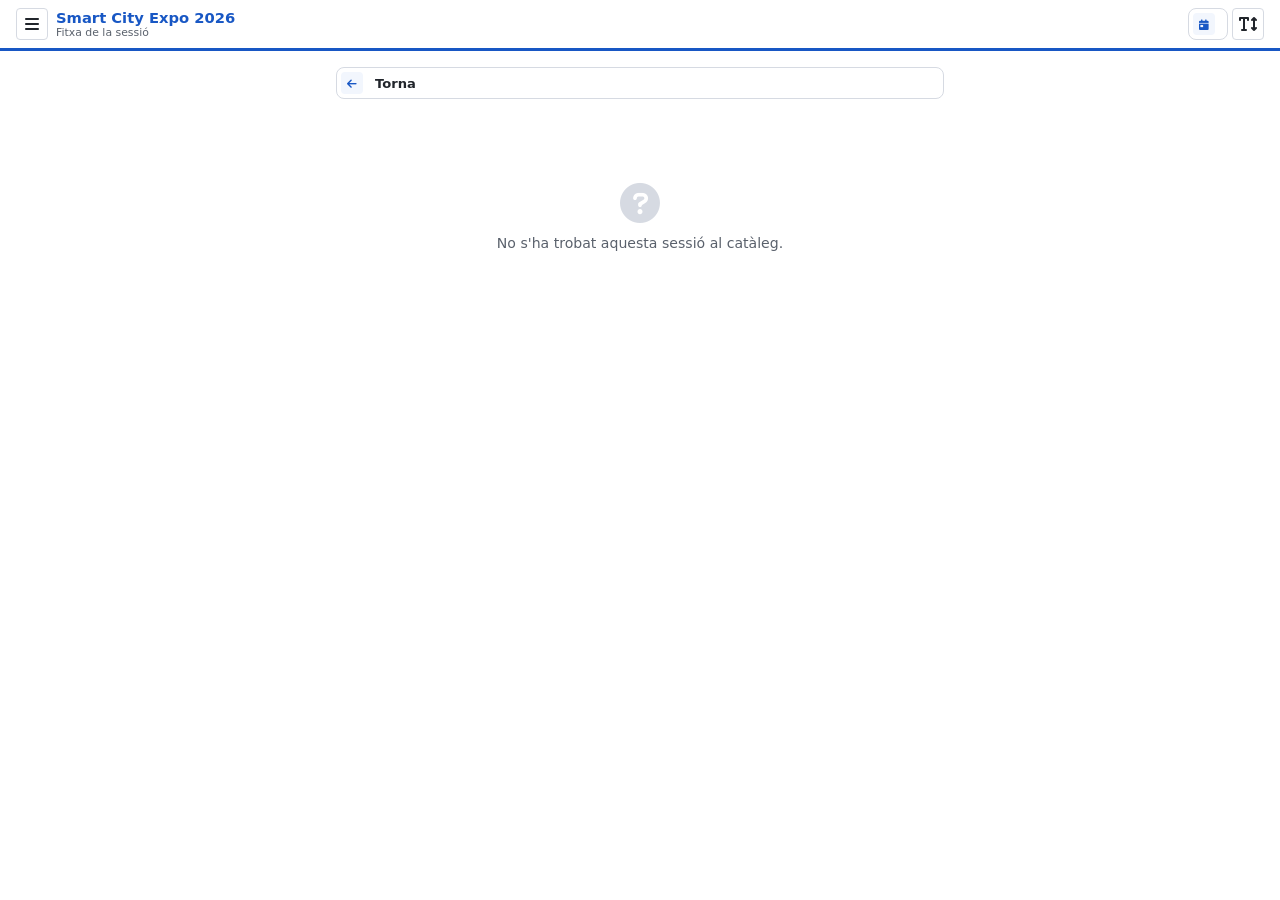
<file: fitxa.html>
<!doctype html>
<html lang="ca" data-ds-skin="neutra">
<head>
  <meta charset="utf-8">
  <meta name="viewport" content="width=device-width, initial-scale=1, viewport-fit=cover">
  <title>Fitxa · Smart City Expo 2026</title>
  <meta name="description" content="Cerca i filtra totes les sessions del Smart City Expo World Congress 2026 (guia de butxaca no oficial).">
  <link rel="manifest" href="manifest.json">
  <meta name="theme-color" content="#1857c4">
  <link rel="icon" href="assets/icons/icon.svg" type="image/svg+xml">
  <link rel="stylesheet" href="assets/fontawesome/css/all.min.css">
  <link rel="stylesheet" href="assets/css/tokens.css">
  <link rel="stylesheet" href="assets/css/skins/skin-neutra.css">
  <link rel="stylesheet" href="assets/css/base.css">
  <link rel="stylesheet" href="assets/css/layout.css">
  <link rel="stylesheet" href="assets/css/components/card.css">
  <link rel="stylesheet" href="assets/css/components/badge.css">
  <link rel="stylesheet" href="assets/css/components/alert.css">
  <link rel="stylesheet" href="assets/css/components/status.css">
  <link rel="stylesheet" href="assets/css/components/button.css">
  <link rel="stylesheet" href="assets/css/components/input.css">
  <link rel="stylesheet" href="assets/css/components/empty.css">
  <link rel="stylesheet" href="assets/css/components/spinner.css">
  <link rel="stylesheet" href="assets/css/components/modal.css">
  <link rel="stylesheet" href="assets/css/components/tabbar.css">
  <link rel="stylesheet" href="assets/css/components/typography.css">
  <link rel="stylesheet" href="assets/css/app.css">
  <script src="assets/css/router.js"></script>
  <script src="assets/css/components/modal.js"></script>
  <script src="assets/css/components/tabbar.js"></script>
  <script src="js/config.js"></script>
</head>
<body>
  <a class="ds-skip-link" href="#main-content">Salta al contingut principal</a>

  <header class="sce-header-wrap">
    <div class="ds-site-header">
      <button class="ds-icon-button sce-header__menu-btn" id="btn-open-nav" type="button" aria-haspopup="dialog" aria-controls="dlg-nav" aria-label="Obre el menú de navegació">
        <i class="fa-solid fa-bars" aria-hidden="true"></i>
      </button>
      <div class="ds-site-header__text">
        <p class="ds-site-header__title">Smart City Expo 2026</p>
        <p class="ds-site-header__subtitle" id="sce-header-subtitle">Fitxa de la sessió</p>
      </div>
      <div class="sce-header__actions">
        <button class="ds-button ds-button--sm ds-button--ghost sce-header__date-btn" id="btn-open-plan" type="button" aria-haspopup="dialog" aria-controls="dlg-plan">
          <i class="fa-solid fa-calendar-day" aria-hidden="true"></i>
          <span class="sce-sr-only">Mode Ara / Planificar</span>
        </button>
        <button class="ds-icon-button sce-header__fontsize-btn" id="btn-fontsize" type="button" aria-label="Augmenta la mida de la lletra">
          <i class="fa-solid fa-text-height" aria-hidden="true"></i>
        </button>
      </div>
    </div>
  </header>

  <div id="sce-backup-reminder"></div>

  <main id="main-content" class="ds-main" tabindex="-1">
    <a class="ds-button ds-button--sm ds-button--ghost sce-fitxa__back" href="index.html">
      <i class="fa-solid fa-arrow-left" aria-hidden="true"></i> Torna
    </a>
    <div id="sce-fitxa-content" aria-live="polite">
      <p class="ds-text ds-text--sm ds-text--muted sce-loading"><span class="ds-spinner"></span> Carregant…</p>
    </div>
  </main>

  <!-- Tabbar amagada (app.css .ds-tabbar) — substituïda pel menú
       hamburguesa (#dlg-nav, més avall). -->
  <nav class="ds-tabbar" aria-label="Navegació principal">
    <a class="ds-tabbar__item" data-tab="index" href="index.html"><i class="fa-solid fa-magnifying-glass" aria-hidden="true"></i><span>Explora</span></a>
    <a class="ds-tabbar__item" data-tab="ara" href="ara.html"><i class="fa-solid fa-bolt" aria-hidden="true"></i><span>Ara</span></a>
  </nav>

  <dialog class="ds-modal ds-modal--sm" id="dlg-plan" aria-labelledby="dlg-plan-title">
    <div class="ds-modal__header">
      <p class="ds-modal__title" id="dlg-plan-title">Ara o planificar?</p>
      <button class="ds-icon-button" data-ds-modal-close aria-label="Tanca"><i class="fa-solid fa-xmark" aria-hidden="true"></i></button>
    </div>
    <div class="ds-modal__body">
      <div class="sce-plan-toggle" role="group" aria-label="Mode">
        <button class="ds-button ds-button--sm" id="btn-mode-ara" type="button">Ara</button>
        <button class="ds-button ds-button--sm ds-button--ghost" id="btn-mode-planificar" type="button">Planificar</button>
      </div>
      <div class="sce-plan-fields" id="sce-plan-fields" hidden>
        <div>
          <label class="ds-text ds-text--sm" for="sce-plan-date">Data</label>
          <input class="ds-input" type="date" id="sce-plan-date">
        </div>
        <div>
          <label class="ds-text ds-text--sm" for="sce-plan-time">Hora</label>
          <input class="ds-input" type="time" id="sce-plan-time">
        </div>
      </div>
      <p class="ds-text ds-text--sm ds-text--muted" style="margin-top:var(--ds-space-3);">Totes les hores són de Barcelona (Europe/Madrid), independentment del teu dispositiu.</p>
    </div>
  </dialog>

  <dialog class="ds-modal ds-modal--sm" id="dlg-nav" aria-labelledby="dlg-nav-title">
    <div class="ds-modal__header">
      <p class="ds-modal__title" id="dlg-nav-title">Menú</p>
      <button class="ds-icon-button" data-ds-modal-close aria-label="Tanca"><i class="fa-solid fa-xmark" aria-hidden="true"></i></button>
    </div>
    <div class="ds-modal__body">
      <nav class="sce-nav-menu" aria-label="Navegació principal">
        <a class="sce-nav-menu__item" data-nav-page="index" href="index.html">
          <span class="sce-nav-menu__icon"><i class="fa-solid fa-magnifying-glass" aria-hidden="true"></i></span>
          <span class="sce-nav-menu__text">
            <span class="sce-nav-menu__title">Explora</span>
            <span class="sce-nav-menu__desc">Cerca i filtra totes les sessions del congrés.</span>
          </span>
        </a>
        <a class="sce-nav-menu__item" data-nav-page="ara" href="ara.html">
          <span class="sce-nav-menu__icon"><i class="fa-solid fa-bolt" aria-hidden="true"></i></span>
          <span class="sce-nav-menu__text">
            <span class="sce-nav-menu__title">Ara</span>
            <span class="sce-nav-menu__desc">Què està en curs, què comença aviat i què ve després.</span>
          </span>
        </a>
        <a class="sce-nav-menu__item" data-nav-page="seleccio" href="index.html?seleccio=1">
          <span class="sce-nav-menu__icon"><i class="fa-solid fa-lightbulb" aria-hidden="true"></i></span>
          <span class="sce-nav-menu__text">
            <span class="sce-nav-menu__title">Selecció recomanada</span>
            <span class="sce-nav-menu__desc">Sessions prioritzades per a IA, dades i innovació pública.</span>
          </span>
        </a>
        <a class="sce-nav-menu__item" data-nav-page="ponents" href="ponents.html">
          <span class="sce-nav-menu__icon"><i class="fa-solid fa-microphone-lines" aria-hidden="true"></i></span>
          <span class="sce-nav-menu__text">
            <span class="sce-nav-menu__title">Ponents</span>
            <span class="sce-nav-menu__desc">Valora persones i consulta totes les seves sessions.</span>
          </span>
        </a>
      </nav>
      <hr class="sce-nav-menu__divider">
      <div class="sce-backup-actions">
        <button class="ds-button ds-button--sm ds-button--ghost" id="btn-backup-save" type="button">
          <i class="fa-solid fa-download" aria-hidden="true"></i> Desa una còpia
        </button>
        <button class="ds-button ds-button--sm ds-button--ghost" id="btn-backup-restore" type="button">
          <i class="fa-solid fa-upload" aria-hidden="true"></i> Restaura una còpia
        </button>
        <input type="file" id="sce-backup-file" accept="application/json" hidden>
      </div>
      <p class="ds-text ds-text--sm ds-text--muted">Preferits i "hi vaig" es guarden només en aquest navegador — Safari els pot esborrar si no obres l'app en uns dies. Fes una còpia de tant en tant.</p>
      <p class="ds-text ds-text--sm ds-text--muted"><strong>Guia de butxaca no oficial · 3–5 nov, Barcelona.</strong> Sense cap relació amb Fira de Barcelona ni amb l'organització del congrés. Font de les dades: smartcityexpo.com/agenda.</p>
    </div>
  </dialog>

  <dialog class="ds-modal ds-modal--fit" id="dlg-fitxa" aria-labelledby="dlg-fitxa-title">
    <div class="ds-modal__header">
      <p class="ds-modal__title" id="dlg-fitxa-title">Fitxa de la sessió</p>
      <button class="ds-icon-button" data-ds-modal-close aria-label="Tanca"><i class="fa-solid fa-xmark" aria-hidden="true"></i></button>
    </div>
    <div class="ds-modal__body" id="dlg-fitxa-body"></div>
  </dialog>

  <script src="js/fontsize.js"></script>
  <script src="js/navmenu.js"></script>
  <script src="js/planmode.js"></script>
  <script src="js/backup.js"></script>
  <script src="js/fitxa.js"></script>
</body>
</html>
</file>
<file: assets/css/tokens.css>
/* ============================================================
   design-system / tokens.css
   Tokens estructurals compartits (espaiat, radi, ombra, tipografia
   de reserva, transició). NO conté color — el color el defineix
   cada skin (veure skins/), perquè és el que canvia d'identitat
   visual entre apps. Carregar SEMPRE abans d'una skin.
   ============================================================ */

:root {
  /* Escala d'espaiat — substitueix les mesures ad-hoc trobades a
     cada app (px/em barrejats a mapaActes, rem inconsistent a la
     resta). Un sol nom per pas, en rem. */
  --ds-space-1: 0.25rem;
  --ds-space-2: 0.5rem;
  --ds-space-3: 0.75rem;
  --ds-space-4: 1rem;
  --ds-space-5: 1.25rem;
  --ds-space-6: 1.5rem;
  --ds-space-8: 2rem;
  --ds-space-10: 2.5rem;
  --ds-space-12: 3rem;

  /* Escala de radi — basada en justificacioGeneralitat/www (la més
     completa trobada a l'inventari), amb --ds-radius-pill afegit
     per a badges en forma de píndola. */
  --ds-radius-sm: 4px;
  --ds-radius: 8px;
  --ds-radius-lg: 16px;
  --ds-radius-pill: 999px;

  /* Ombres */
  --ds-shadow-sm: 0 1px 4px rgba(0, 0, 0, 0.08);
  --ds-shadow: 0 2px 12px rgba(0, 0, 0, 0.12);
  --ds-shadow-lg: 0 8px 32px rgba(0, 0, 0, 0.16);

  /* Transicions */
  --ds-transition: 180ms ease;

  /* Duotone (Font Awesome Pro) — opacitat de la capa secundària. FA usa 0.4
     per defecte; 0.38 lliga una mica millor amb les capses d'icona. La skin
     fosca la puja (veure skins/skin-contrast.css). Única variable de runtime
     de FA que el design-system fixa; no afecta fa-solid/fa-regular. */
  --fa-secondary-opacity: 0.38;

  /* Tipografia — valor de reserva neutre; cada skin el pot
     sobreescriure (p. ex. skin-ajuntament usa 'Assistant'). */
  --ds-font: system-ui, -apple-system, BlinkMacSystemFont, 'Segoe UI', sans-serif;
  --ds-font-mono: ui-monospace, 'Cascadia Code', 'Consolas', 'SFMono-Regular', 'Menlo', monospace;

  /* Amplada màxima de contingut, per a l'esquelet de pàgina
     (layout.css) — mateix valor que fa servir s360_eix1_seu. */
  --ds-content-max-width: 860px;
}
</file>
<file: assets/css/skins/skin-neutra.css>
/* ============================================================
   design-system / skins / skin-neutra.css
   Skin per defecte per a eines personals (ControlDePresencia,
   _panell): blaus/grisos neutres, font de sistema, amb variant
   fosca (basat en el dark mode ja existent a _panell/style.css,
   l'única app amb aquesta implementació).

   Cada regla va sota :root[data-ds-skin="neutra"] perquè
   skin.js pugui alternar skins en calent sense recarregar la
   pàgina (només cal tenir totes les skins carregades i canviar
   l'atribut data-ds-skin de <html>).
   ============================================================ */

:root[data-ds-skin="neutra"] {
  --ds-font: system-ui, -apple-system, BlinkMacSystemFont, 'Segoe UI', sans-serif;

  --ds-color-bg: #eef0f4;
  --ds-color-surface: #ffffff;
  --ds-color-surface-alt: #e7ebf3;
  --ds-color-text: #21252b;
  --ds-color-muted: #5a616c;
  --ds-color-border: #d6dae2;

  --ds-color-primary: #1857c4;
  --ds-color-primary-dark: #0d2a5c;
  --ds-color-primary-light: #e3edfc;
  --ds-color-primary-xlight: #f2f6fd;
  --ds-color-ink-on-primary: #ffffff;

  --ds-color-accent: #e2650f;
  --ds-color-accent-bg: #fdeade;

  /* Verd triat perquè coincideix, de manera independent, amb
     _panell (--running) i amb justificacioGeneralitat/www
     (--c-success) — senyal fiable de "verd d'èxit" real. */
  --ds-color-success: #2e7d32;
  --ds-color-success-bg: #e8f5e9;

  --ds-color-warning: #b64f0a;
  --ds-color-warning-bg: #fdeade;

  /* ControlDePresencia feia servir el mateix to per warning i
     danger; aquí es diferencien amb un vermell real (com
     justificacioGeneralitat/www), disponible per si mai cal. */
  --ds-color-danger: #b3261e;
  --ds-color-danger-bg: #fbe9e7;

  --ds-focus-ring: 0 0 0 3px rgba(24, 87, 196, 0.35);
}

@media (prefers-color-scheme: dark) {
  :root[data-ds-skin="neutra"] {
    --ds-color-bg: #16181d;
    --ds-color-surface: #1f2228;
    --ds-color-surface-alt: #262a31;
    --ds-color-text: #eeeeee;
    --ds-color-muted: #999999;
    --ds-color-border: #333333;

    --ds-color-primary-light: #1c2c47;
    --ds-color-primary-xlight: #182335;

    --ds-color-success-bg: #16281a;
    --ds-color-warning-bg: #33220f;
    --ds-color-danger-bg: #331615;

    --ds-focus-ring: 0 0 0 3px rgba(93, 149, 231, 0.45);
  }
}
</file>
<file: assets/css/base.css>
/* ============================================================
   design-system / base.css
   Reset mínim + estils d'element natiu. Depèn de tokens.css i
   d'una skin ja carregada (usa variables --ds-color-*).
   ============================================================ */

* {
  box-sizing: border-box;
}

html {
  background: var(--ds-color-bg);
}

body {
  margin: 0;
  font-family: var(--ds-font);
  color: var(--ds-color-text);
  background: var(--ds-color-bg);
  min-height: 100vh;
  display: flex;
  flex-direction: column;
}

a {
  color: inherit;
}

/* Codi. `pre` i `code` en monoespai; un `<code>` inline «pelat» (fora
   d'un `<pre>`) ja queda com una etiqueta amb fons subtil — mateix
   aspecte que .ds-code (components/typography.css). Els blocs multilínia
   fan servir .ds-code-block (components/code.css). */
code,
kbd,
samp,
pre {
  font-family: var(--ds-font-mono);
}

:not(pre) > code {
  font-size: 0.86em;
  padding: 0.12em 0.4em;
  border-radius: var(--ds-radius-sm);
  /* Relatiu al color del text del context: chip gris sobre fons clar,
     chip translúcid clar sobre fons de color (peu, .ds-panel--solid…). */
  background: color-mix(in srgb, currentColor 8%, transparent);
  border: 1px solid color-mix(in srgb, currentColor 18%, transparent);
}

button,
select,
input,
textarea {
  font: inherit;
}

button,
select,
input {
  border-radius: var(--ds-radius-sm);
}

button:focus-visible,
select:focus-visible,
input:focus-visible,
a:focus-visible,
summary:focus-visible {
  outline: none;
  box-shadow: var(--ds-focus-ring);
}

/* Enllaç "Salta al contingut" — patró ja present a
   ControlDePresencia (main.css), generalitzat aquí. */
.ds-skip-link {
  position: absolute;
  left: -9999px;
  top: var(--ds-space-4);
  z-index: 1000;
  background: var(--ds-color-primary);
  color: var(--ds-color-ink-on-primary);
  padding: var(--ds-space-3) var(--ds-space-4);
  border-radius: var(--ds-radius-sm);
}

.ds-skip-link:focus {
  left: var(--ds-space-4);
}
</file>
<file: assets/css/layout.css>
/* ============================================================
   design-system / layout.css
   Esquelet de pàgina — modelat sobre s360_eix1_seu/index.html
   (secció 9.1 de l'anàlisi): barra utilitària, capçalera amb
   logotip, breadcrumb, títol de pàgina, contenidor principal i
   peu. No conté components solts (targetes, botons...) — això
   viu a components/.
   ============================================================ */

/* ── Barra utilitària superior ─────────────────────────────── */
.ds-topbar {
  background: var(--ds-color-primary-light);
  font-size: 0.82rem;
  padding: var(--ds-space-2) var(--ds-space-6);
  display: flex;
  justify-content: flex-end;
  gap: var(--ds-space-6);
}

.ds-topbar a {
  color: var(--ds-color-primary-dark);
  text-decoration: none;
  font-weight: 600;
}

.ds-topbar a:hover {
  text-decoration: underline;
}

/* Contingut estàndard de la topbar, farcit per `topbar.js` (selector
   de skin + avatar + botó de sortir). Marcatge: un únic
   <div class="ds-topbar" data-ds-topbar ...></div>. */
.ds-topbar__skin-switcher {
  display: inline-flex;
  gap: var(--ds-space-2);
}

.ds-topbar__skin-btn {
  background: transparent;
  border: 1px solid transparent;
  color: var(--ds-color-primary-dark);
  font: inherit;
  font-weight: 600;
  font-size: 0.82rem;
  padding: var(--ds-space-1) var(--ds-space-2);
  border-radius: var(--ds-radius-sm);
  cursor: pointer;
}

.ds-topbar__skin-btn:hover {
  text-decoration: underline;
}

.ds-topbar__skin-btn.is-active {
  background: var(--ds-color-primary);
  color: var(--ds-color-ink-on-primary);
  text-decoration: none;
}

.ds-topbar__user {
  display: inline-flex;
  align-items: center;
  gap: var(--ds-space-2);
}

/* Botó de sortir: més petit que .ds-icon-button per defecte, perquè
   faci joc amb l'avatar --sm (28px) del seu costat. */
.ds-topbar__logout {
  width: 28px;
  height: 28px;
  font-size: 0.75rem;
}

/* ── Capçalera del lloc ────────────────────────────────────── */
.ds-site-header {
  background: var(--ds-color-surface);
  border-bottom: 3px solid var(--ds-color-primary);
  padding: var(--ds-space-4) var(--ds-space-6);
  display: flex;
  align-items: center;
  gap: var(--ds-space-4);
}

.ds-site-header__logo-wrap {
  display: inline-flex;
  align-items: center;
  justify-content: center;
  background: var(--ds-color-primary);
  border-radius: var(--ds-radius-sm);
  padding: var(--ds-space-2) var(--ds-space-3);
  min-width: 50px;
  min-height: 42px;
  flex-shrink: 0;
}

.ds-site-header__logo {
  height: 26px;
  width: auto;
  display: block;
}

.ds-site-header__text {
  border-left: 1px solid var(--ds-color-border);
  padding-left: var(--ds-space-4);
}

.ds-site-header__title {
  margin: 0;
  font-size: 1rem;
  font-weight: 700;
  color: var(--ds-color-primary);
  line-height: 1.2;
}

.ds-site-header__subtitle {
  margin: 0;
  font-size: 0.8rem;
  color: var(--ds-color-muted);
  font-weight: 300;
}

/* ── Breadcrumb ────────────────────────────────────────────── */
.ds-breadcrumb {
  background: var(--ds-color-surface);
  padding: var(--ds-space-2) var(--ds-space-6);
  font-size: 0.8rem;
  color: var(--ds-color-muted);
  border-bottom: 1px solid var(--ds-color-border);
}

.ds-breadcrumb a {
  color: var(--ds-color-primary);
  text-decoration: none;
}

.ds-breadcrumb a:hover {
  text-decoration: underline;
}

.ds-breadcrumb__sep {
  margin: 0 var(--ds-space-2);
}

/* ── Contenidor principal ──────────────────────────────────── */
.ds-main {
  flex: 1;
  max-width: var(--ds-content-max-width);
  width: 100%;
  margin: var(--ds-space-8) auto;
  padding: 0 var(--ds-space-4);
  display: flex;
  flex-direction: column;
  gap: var(--ds-space-6);
}

/* Variant d'amplada completa: el contingut ocupa tot l'ample del
   viewport amb marges laterals fixos, en lloc de quedar centrat en una
   columna de --ds-content-max-width. Per a pàgines amb taules amples,
   editors costat a costat, dashboards, etc. (patró usat abans per
   estilguia amb un override cru; ara és aquest modificador). */
.ds-main--wide {
  max-width: none;
  margin-top: var(--ds-space-3);
  margin-bottom: var(--ds-space-8);
  padding-left: var(--ds-space-12);
  padding-right: var(--ds-space-12);
}

/* Si una pàgina --wide porta barra lateral (.ds-layout), la barra queda
   gairebé enganxada a la vora esquerra del viewport. */
.ds-main--wide:has(> .ds-layout) {
  padding-left: var(--ds-space-2);
}

@media (max-width: 720px) {
  .ds-main--wide {
    padding-left: var(--ds-space-4);
    padding-right: var(--ds-space-4);
  }
}

/* Shell pla «a sang» — shell PER DEFECTE de les apps d'eina / dashboard / editor (README §
   "Shell pla per a apps d'eina"): el contingut omple tot l'ample sota el chrome, sense marge ni
   padding, sense targetes; les zones (barres laterals + àrea central) s'enganxen entre elles i
   al menú de dalt, separades només per un traç vertical fi que va SEMPRE de dalt (chrome) fins a
   baix. El .ds-main centrat (o --wide) queda per a pàgines de lectura / formularis / graella de
   targetes.

   DUES MODALITATS, segons si la pàgina porta <footer class="ds-footer"> a continuació:
   · SENSE peu (app d'eina "pura", p. ex. un editor): el <body> es fixa a l'alçada del viewport
     i cada zona fa scroll INTERN — el traç no s'escurça mai perquè el shell no s'allarga.
   · AMB peu: scroll de pàgina normal, el peu queda a sota; el `flex: 1` de .ds-main--flush +
     .ds-zones estira les columnes de sota el chrome fins al peu encara que el contingut sigui
     curt (les barres laterals van «a sang» amb el chrome i el peu). El traç arriba igualment
     de dalt a baix perquè les columnes estan estirades (align-items: stretch).

   Selector `.ds-main.ds-main--flush` (doble classe, a diferència de `.ds-main--wide`) a
   propòsit: hi ha apps que sobreescriuen `.ds-main` sencer al seu `app.css` (p. ex. `estilguia`),
   i un modificador d'una sola classe hi perdria per ordre de font. */
.ds-main.ds-main--flush {
  max-width: none;
  margin: 0;
  padding: 0;
  gap: 0;
  background: var(--ds-color-surface);
  /* `flex: 1` (heretat de .ds-main): quan el contingut és curt, el <main> omple tot l'espai de
     sota el chrome fins al peu — les barres laterals van «a sang» amb el chrome i el peu. Quan
     el contingut és llarg, creix i el peu baixa. */
}

/* Graella de zones dins .ds-main--flush. Per defecte, tantes columnes iguals com zones; una app
   fixa amplades pròpies posant `--ds-zones-columns` (inline o en una classe pròpia), p. ex.
   `--ds-zones-columns: 320px minmax(0, 1fr) 320px` per a dos rails laterals fixos.
   `align-items: stretch` estira totes les columnes a la mateixa alçada → el traç separador
   arriba SEMPRE de dalt (chrome) fins a baix (peu). */
.ds-zones {
  display: grid;
  flex: 1;
  gap: 0;
  align-items: stretch;
  grid-auto-flow: column;
  grid-auto-columns: minmax(0, 1fr);
  grid-template-columns: var(--ds-zones-columns, none);
}

/* Cada columna del shell pla. El traç separador va SOBRE .ds-zone (el contenidor de la columna),
   mai sobre un bloc intern — així la línia és contínua encara que la zona apili sub-seccions
   (p. ex. una barra d'eines sobre un canvas). Cap fons ni vora de targeta. */
.ds-zone {
  min-width: 0;
  padding: var(--ds-space-6);
}

/* Zona de contingut amb ritme vertical automàtic entre els seus blocs
   directes (títol, paràgrafs, seccions, graelles…) — perquè una pàgina
   de lectura dins el shell pla no quedi enganxada sense haver
   d'embolcallar-ho tot en .stack. Opt-in perquè les zones que
   gestionen el propi layout (flex/grid amb gap, com les barres d'eines
   d'un editor) no s'hi vegin afectades. */
.ds-zone--flow > * + * {
  margin-top: var(--ds-space-5);
}

.ds-zone--flow > :is(h1, h2, h3, .ds-heading, .ds-page-title) + * {
  margin-top: var(--ds-space-3);
}

/* Zona que conté una llista de navegació «a sang» (.ds-toc / .ds-sidebar__list): sense padding,
   així les vores i el hover de cada fila arriben d'extrem a extrem de la columna. Els blocs que
   no són llista (un títol, un peu) es paddegen ells mateixos. */
.ds-zone--nav {
  padding: 0;
}

.ds-zone + .ds-zone {
  border-left: 1px solid var(--ds-color-border);
}

/* ── Zones redimensionables (opt-in: zones-resize.js) ──────────
   Amb data-ds-zones-resizable, `zones-resize.js` insereix un tirador
   .ds-zones__resize-handle sobre cada traç que separa una columna px
   d'una de flexible. El traç el dibuixa el ::before del tirador (no
   el border de .ds-zone, que s'amaga) perquè s'il·lumini en fer
   hover / arrossegar. */
.ds-zones[data-ds-zones-resizable] {
  position: relative;
}

.ds-zones[data-ds-zones-resizable] > .ds-zone + .ds-zone {
  border-left-color: transparent;
}

.ds-zones__resize-handle {
  position: absolute;
  top: 0;
  bottom: 0;
  width: 11px;
  margin-left: -5px;
  padding: 0;
  border: 0;
  background: transparent;
  cursor: col-resize;
  z-index: 5;
  touch-action: none;
}

.ds-zones__resize-handle::before {
  content: '';
  position: absolute;
  top: 0;
  bottom: 0;
  left: 5px;
  width: 1px;
  background: var(--ds-color-border);
  transition: background var(--ds-transition), width var(--ds-transition), left var(--ds-transition);
}

.ds-zones__resize-handle:hover::before,
.ds-zones__resize-handle:focus-visible::before,
.ds-zones__resize-handle.is-dragging::before {
  background: var(--ds-color-primary);
  width: 3px;
  left: 4px;
}

.ds-zones__resize-handle:focus-visible {
  outline: none;
}

/* Botó rodó per plegar / desplegar el primer rail. Se situa sobre el
   traç, a prop de dalt; quan el rail està plegat, es queda enganxat a
   la vora esquerra. */
.ds-zones__toggle {
  position: absolute;
  top: var(--ds-space-4);
  transform: translateX(-50%);
  z-index: 6;
  width: 24px;
  height: 24px;
  display: inline-flex;
  align-items: center;
  justify-content: center;
  padding: 0;
  border: 1px solid var(--ds-color-border);
  border-radius: 50%;
  background: var(--ds-color-surface);
  color: var(--ds-color-muted);
  font-size: 10px;
  cursor: pointer;
  transition: color var(--ds-transition), border-color var(--ds-transition), left var(--ds-transition);
}

.ds-zones__toggle:hover,
.ds-zones__toggle:focus-visible {
  color: var(--ds-color-primary);
  border-color: var(--ds-color-primary);
  outline: none;
}

.ds-zone.is-collapsed {
  padding: 0;
  overflow: hidden;
}

/* Amb un rail plegat, el traç torna a ser visible entre la vora i el
   contingut (ja no hi ha tirador que el dibuixi), i la zona de
   contingut es desplaça cap a dins perquè el botó rodó (enganxat a la
   vora) no li trepitgi el títol. Primer rail plegat → la zona SEGÜENT;
   rail dret plegat → la zona ANTERIOR (`:has(+ .is-collapsed)`). */
.ds-zones[data-ds-zones-resizable] > .ds-zone.is-collapsed + .ds-zone {
  border-left-color: var(--ds-color-border);
  padding-left: var(--ds-space-10);
}
.ds-zones[data-ds-zones-resizable] > .ds-zone:has(+ .ds-zone.is-collapsed) {
  padding-right: var(--ds-space-10);
}

@media (max-width: 960px) {
  .ds-zones__resize-handle,
  .ds-zones__toggle {
    display: none;
  }

  /* Sota 960px les zones s'apilen: el "plegat" no té sentit, es mostra. */
  .ds-zone.is-collapsed {
    padding: var(--ds-space-6);
    overflow: visible;
  }

  .ds-zones[data-ds-zones-resizable] > .ds-zone.is-collapsed + .ds-zone {
    padding-left: var(--ds-space-6);
  }
}

/* Shell pla SENSE <footer class="ds-footer"> (app d'eina "pura", p. ex. un editor a pantalla
   completa): el <body> es fixa a l'alçada del viewport i cada zona fa scroll INTERN, en lloc que
   una zona alta allargui la pàgina. Amb peu (cas per defecte de les plantilles) aquest bloc no
   s'aplica: la pàgina fa scroll normal i el peu queda a sota. Requereix que .ds-main--flush sigui
   fill directe del <body>. Mateix ús de :has() que .ds-main--wide:has(> .ds-layout). */
body:has(> .ds-main.ds-main--flush):not(:has(> .ds-footer)) {
  height: 100vh;
  overflow: hidden;
}

body:has(> .ds-main.ds-main--flush):not(:has(> .ds-footer)) > .ds-main.ds-main--flush,
body:has(> .ds-main.ds-main--flush):not(:has(> .ds-footer)) .ds-zones {
  min-height: 0;
}

/* Sense peu, la fila del grid de zones ha de ser EXACTAMENT l'alçada del contenidor (no `auto`,
   que creixeria amb el contingut de la columna més alta i deixaria les zones sense alçada
   acotada). Així `.ds-zone { overflow-y: auto }` — i qualsevol cadena flex interna d'una zona
   (p. ex. un `.ds-accordion` amb una secció que ha d'omplir i fer scroll) — funciona. */
body:has(> .ds-main.ds-main--flush):not(:has(> .ds-footer)) .ds-zones {
  grid-auto-rows: minmax(0, 1fr);
}

body:has(> .ds-main.ds-main--flush):not(:has(> .ds-footer)) .ds-zone {
  min-height: 0;
  overflow-y: auto;
}

@media (max-width: 960px) {
  body:has(> .ds-main.ds-main--flush):not(:has(> .ds-footer)) {
    height: auto;
    overflow: visible;
  }

  body:has(> .ds-main.ds-main--flush):not(:has(> .ds-footer)) .ds-zone {
    overflow-y: visible;
  }

  .ds-zones {
    grid-auto-flow: row;
    grid-template-columns: 1fr;
    /* Files a l'alçada del seu contingut, no estirades per omplir el shell
       (evita espai buit sota una zona curta quan s'apilen). */
    align-content: start;
  }

  .ds-zone + .ds-zone {
    border-left: none;
    border-top: 1px solid var(--ds-color-border);
  }
}

/* ── Títol de pàgina ───────────────────────────────────────── */
.ds-page-title {
  margin: 0;
  font-size: 1.35rem;
  font-weight: 700;
  color: var(--ds-color-primary);
  padding-bottom: var(--ds-space-2);
  border-bottom: 2px solid var(--ds-color-primary-light);
}

/* Variant "hero": el títol d'una capçalera centrada i destacada
   (p. ex. la primera pantalla d'una home-page), sense la vora
   inferior de separació (ja no hi ha contingut de pàgina a sota
   immediatament) i una mica més gran. Combina amb
   .ds-page-subtitle--hero. */
.ds-page-title--hero {
  font-size: 2.1rem;
  border-bottom: none;
  margin-top: var(--ds-space-3);
}

.ds-page-subtitle--hero {
  font-size: 1rem;
}

.ds-page-subtitle {
  margin: var(--ds-space-1) 0 0;
  font-size: 0.9rem;
  color: var(--ds-color-muted);
  font-weight: 300;
}

/* El subtítol forma part del bloc del títol: separació fixa de
   var(--ds-space-2) sigui quin sigui el context (dins .ds-main centrat,
   dins una .ds-zone del shell pla, dins una .ds-card…). */
.ds-page-title + .ds-page-subtitle {
  margin-top: var(--ds-space-2);
}

/* Dins de .ds-main (flex amb gap: var(--ds-space-6)) cal cancel·lar
   aquest gap perquè el resultat sigui el mateix var(--ds-space-2). */
.ds-main > .ds-page-title + .ds-page-subtitle {
  margin-top: calc(var(--ds-space-2) - var(--ds-space-6));
}

/* ── Peu institucional ─────────────────────────────────────── */
.ds-footer {
  background: var(--ds-color-primary);
  color: rgba(255, 255, 255, 0.85);
  padding: var(--ds-space-5) var(--ds-space-6);
  font-size: 0.78rem;
  font-weight: 300;
  text-align: center;
}

.ds-footer a {
  color: rgba(255, 255, 255, 0.9);
}

.ds-footer strong {
  color: #ffffff;
  font-weight: 700;
}

/* ── Transicions de navegació ────────────────────────────────
   `router.js` (opcional) canvia de pàgina sense recàrrega dins
   document.startViewTransition(); quan cau a la navegació completa
   (pla B, o sense router.js), aquesta regla fa el mateix crossfade
   entre documents (View Transitions MPA). El chrome porta
   view-transition-name propi perquè es mantingui fix (no fa fade); només
   #main-content fa la transició. Els navegadors sense View Transitions
   ignoren tot això i fan navegació normal. */
@view-transition {
  navigation: auto;
}

.ds-topbar { view-transition-name: ds-vt-topbar; }
.ds-site-header { view-transition-name: ds-vt-site-header; }
.ds-nav { view-transition-name: ds-vt-nav; }
.ds-breadcrumb { view-transition-name: ds-vt-breadcrumb; }
.ds-footer { view-transition-name: ds-vt-footer; }
#main-content { view-transition-name: ds-vt-main; }

@media (prefers-reduced-motion: reduce) {
  ::view-transition-group(*),
  ::view-transition-old(*),
  ::view-transition-new(*) {
    animation-duration: 1ms !important;
  }
}

/* ── Layout amb barra(es) lateral(s) — opcional ───────────────
   NO forma part de l'esquelet obligatori de pàgina: és un patró
   addicional que una pàgina activa només quan ho necessita (p. ex.
   un catàleg amb navegació i configuració persistents als costats
   del contingut principal). S'usa dins de .ds-main. */
.ds-layout {
  display: grid;
  grid-template-columns: minmax(200px, 260px) minmax(0, 1fr);
  gap: var(--ds-space-6);
  align-items: start;
}

.ds-layout--both-sides {
  grid-template-columns: minmax(200px, 260px) minmax(0, 1fr) minmax(180px, 220px);
}

/* Barra lateral a la dreta en lloc de l'esquerra — mateixes columnes
   que .ds-layout però invertides. No cal canviar l'ordre dels fills a
   l'HTML: `order` s'encarrega de la posició visual. */
.ds-layout--sidebar-right {
  grid-template-columns: minmax(0, 1fr) minmax(200px, 260px);
}

.ds-layout--sidebar-right > .ds-layout__aside {
  order: 2;
}

.ds-layout__aside {
  position: sticky;
  top: var(--ds-space-4);
  display: flex;
  flex-direction: column;
  gap: var(--ds-space-3);
}

@media (max-width: 860px) {
  .ds-layout,
  .ds-layout--both-sides {
    grid-template-columns: 1fr;
  }

  .ds-layout__aside {
    position: static;
  }
}

/* ── Menú de navegació principal — opcional ────────────────────
   Barra amb elements icona+text, típicament sota .ds-breadcrumb (o
   sota .ds-site-header si la pàgina no té breadcrumb). No forma part
   de l'esquelet obligatori. Funciona amb <a> o <button> indistintament
   — .ds-nav__link és una classe, no depèn de l'element. L'estat actiu
   és la classe .is-active (afegida per JS) o l'atribut nadiu
   [aria-current="page"] si l'app ja el fa servir per a un altre motiu. */
.ds-nav {
  display: flex;
  width: 100%;
  background: var(--ds-color-surface);
  border-bottom: 1px solid var(--ds-color-border);
}

.ds-nav__link {
  display: inline-flex;
  align-items: center;
  gap: var(--ds-space-2);
  padding: var(--ds-space-3) var(--ds-space-4);
  margin-bottom: -1px;
  background: none;
  border: none;
  border-bottom: 2px solid transparent;
  color: var(--ds-color-muted);
  text-decoration: none;
  font: inherit;
  font-weight: 600;
  font-size: 0.88rem;
  cursor: pointer;
  transition: color var(--ds-transition), border-color var(--ds-transition);
}

.ds-nav__link:hover {
  color: var(--ds-color-primary);
}

.ds-nav__link.is-active,
.ds-nav__link[aria-current="page"] {
  color: var(--ds-color-primary);
  border-bottom-color: var(--ds-color-primary);
}

/* ── Barra lateral de navegació — opcional ────────────────────
   Modelat originalment sobre el sidebar ad-hoc de `panell` (avui
   migrat a aquesta mateixa classe, `public/index.html`): contenidor
   amb fons ple i vora dreta (a diferència de .ds-layout__aside, que
   és transparent i pensat per a contingut lliure com un configurador).
   Pot usar-se sol o dins .ds-layout__aside quan es vol aquest aspecte
   concret (vegeu `panell` i `SeguimentDeFeines` per a exemples reals
   combinant totes dues classes al mateix element). */
.ds-sidebar {
  background: var(--ds-color-surface);
  border-right: 1px solid var(--ds-color-border);
  padding: var(--ds-space-6) var(--ds-space-4);
}

.ds-sidebar__section {
  margin-bottom: var(--ds-space-5);
}

.ds-sidebar__section-title {
  display: block;
  font-size: 0.68rem;
  text-transform: uppercase;
  letter-spacing: 0.05em;
  color: var(--ds-color-muted);
  padding: 0 var(--ds-space-3);
  margin-bottom: var(--ds-space-2);
}

/* Variant per a una secció que aparella un títol amb un paràgraf
   descriptiu a sota (en lloc d'etiquetar una llista, com fa
   .ds-sidebar__section-title) — p. ex. una barra lateral que explica
   què conté cada categoria. El títol ha de destacar clarament per
   damunt del text: mida i pes més alts, color ple (no mig-to com
   .ds-sidebar__section-title, que és una etiqueta discreta). Fet
   servir per primer cop a `panell` (barres de "Taules mestres" i
   "Diagnòstic", 2026-08-26). */
.ds-sidebar__section-heading {
  display: block;
  margin: 0 0 var(--ds-space-1);
  padding: 0 var(--ds-space-3);
  font-size: 0.85rem;
  font-weight: 700;
  /* Color primari, no --ds-color-text: mateixa convenció que
     .ds-page-title/.ds-card__title/.ds-toc__title — un títol es
     tenyeix amb el color de marca de l'skin actiu, no amb el gris
     neutre del cos del text. */
  color: var(--ds-color-primary);
}

.ds-sidebar__section-text {
  margin: 0;
  padding: 0 var(--ds-space-3);
  font-size: 0.78rem;
  color: var(--ds-color-muted);
  line-height: 1.4;
}

.ds-sidebar__list {
  display: flex;
  flex-direction: column;
  gap: 0;
}

.ds-sidebar__link {
  display: flex;
  align-items: center;
  gap: var(--ds-space-2);
  padding: var(--ds-space-2) var(--ds-space-3);
  border: none;
  border-bottom: 1px solid var(--ds-color-border);
  background: none;
  border-radius: 0;
  font: inherit;
  font-size: 0.85rem;
  color: var(--ds-color-text);
  text-decoration: none;
  text-align: left;
  cursor: pointer;
}

.ds-sidebar__list > *:last-child .ds-sidebar__link,
.ds-sidebar__link:last-child {
  border-bottom: none;
}

.ds-sidebar__link:hover {
  background: var(--ds-color-surface-alt);
}

.ds-sidebar__link.is-active {
  background: var(--ds-color-primary-light);
  color: var(--ds-color-primary);
  font-weight: 600;
}

/* ── Índex / selector de components (TOC) ─────────────────────
   Llista plana de selecció (índex de continguts, selector de
   components d'un catàleg) — a diferència de .ds-sidebar (barra de
   navegació d'app amb seccions i fons tenyit a l'actiu), aquí l'actiu
   es marca amb una ratlla esquerra de color, sense fons tenyit.
   Modificador .ds-toc--panel: variant amb caixa (vora + cantonades
   arrodonides + padding) per a usos flotants (p. ex. una barra
   lateral dins .ds-layout__aside); sense el modificador, la llista
   queda "flush" (sense caixa pròpia), pensada per anar ja dins d'un
   contenidor amb la seva pròpia vora. */
.ds-toc__title {
  display: block;
  margin: 0;
  padding: var(--ds-space-3) var(--ds-space-4);
  font-size: 1rem;
  font-weight: 700;
  color: var(--ds-color-primary);
  border-bottom: 1px solid var(--ds-color-border);
}

/* Sense padding al contenidor: així les vores (border-bottom) de cada
   .ds-toc__link arriben d'extrem a extrem de la caixa, no només fins
   al marge intern. */
.ds-toc--panel {
  background: var(--ds-color-surface);
  border: 1px solid var(--ds-color-border);
  border-radius: var(--ds-radius);
  overflow: hidden;
}

.ds-toc--panel .ds-toc__title {
  padding: var(--ds-space-2) var(--ds-space-3);
}

.ds-toc__list {
  display: flex;
  flex-direction: column;
  gap: 0;
  padding: 0;
  margin: 0;
  list-style: none;
}

.ds-toc__link {
  display: flex;
  align-items: center;
  gap: var(--ds-space-4);
  padding: var(--ds-space-2) var(--ds-space-3);
  border-left: 3px solid transparent;
  border-bottom: 1px solid var(--ds-color-border);
  color: var(--ds-color-text);
  text-decoration: none;
  font-size: 0.85rem;
}

/* Nota: .ds-toc__link:last-child NO funciona aquí (cada link és fill
   únic del seu <li>, per tant sempre és :last-child del seu propi
   pare) — cal apuntar a l'últim <li> de la llista i baixar-hi el
   link com a descendent. */
.ds-toc__list > *:last-child .ds-toc__link {
  border-bottom: none;
}

/* La icona és una .ds-icon-box (icon.css) amb --solid: fons ple del
   color primari i icona en blanc, en lloc d'una <i> solta. */
.ds-toc__link .ds-icon-box {
  flex-shrink: 0;
}

/* Bloc de text amb títol + subtítol opcional (2a línia, com un
   subtítol discret sota l'etiqueta principal). */
.ds-toc__link-text {
  display: flex;
  flex-direction: column;
  gap: 2px;
  min-width: 0;
}

.ds-toc__link-subtitle {
  font-size: 0.72rem;
  font-weight: 400;
  color: var(--ds-color-muted);
}

.ds-toc__link:hover {
  background: var(--ds-color-surface-alt);
  color: var(--ds-color-primary);
}

.ds-toc__link:focus-visible {
  outline: none;
  box-shadow: var(--ds-focus-ring);
}

.ds-toc__link.is-active,
.ds-toc__link[aria-current="page"] {
  border-left-color: var(--ds-color-primary);
  color: var(--ds-color-primary);
}

/* ── Responsive ────────────────────────────────────────────── */
@media (max-width: 520px) {
  .ds-topbar {
    justify-content: center;
  }

  .ds-site-header {
    flex-direction: column;
    align-items: flex-start;
  }

  .ds-site-header__text {
    border-left: none;
    padding-left: 0;
    border-top: 1px solid var(--ds-color-border);
    padding-top: var(--ds-space-2);
  }
}
</file>
<file: assets/css/components/card.css>
/* ============================================================
   design-system / components / card.css
   Dues famílies:
   - .ds-card: targeta genèrica de contingut (base: ControlDePresencia
     .section-card/.panel/_panell .card; variants de color:
     justificacioGeneralitat/www .info-card--primary/--accent/--success).
   - .ds-card--action: targeta amb capçalera de color + peu amb
     fletxa, model .action-card de s360_eix1_seu.
   ============================================================ */

/* ── Targeta genèrica ──────────────────────────────────────── */
.ds-card {
  background: var(--ds-color-surface);
  border: 1px solid var(--ds-color-border);
  border-radius: var(--ds-radius);
  padding: var(--ds-space-4);
  box-shadow: var(--ds-shadow-sm);
}

/* --primary/--accent/--success ja NO tenyeixen el fons de la targeta
   (2026-08-23): el fons es queda sempre blanc/surface — nomès la
   icona (.ds-icon-box, ja existent), la ratlla sota el títol
   (.ds-card__accent) i l'etiqueta de cantonada (.ds-card__badge)
   en porten el color, via la variable --ds-card-color. */
.ds-card--primary {
  --ds-card-color: var(--ds-color-primary);
}

.ds-card--accent {
  --ds-card-color: var(--ds-color-accent);
}

.ds-card--success {
  --ds-card-color: var(--ds-color-success);
}

.ds-card--warn {
  --ds-card-color: var(--ds-color-warning);
}

/* Etiqueta petita a la cantonada superior dreta (p. ex. per indicar
   la variant o un estat). Sense --ds-card-color (targeta per
   defecte) queda neutra; amb --primary/--accent/--success n'hereta
   el color automàticament. */
.ds-card__badge {
  position: absolute;
  top: var(--ds-space-4);
  right: var(--ds-space-4);
  display: inline-flex;
  align-items: center;
  gap: 0.3rem;
  padding: 0.2rem 0.6rem;
  border-radius: var(--ds-radius-pill);
  background: color-mix(in srgb, var(--ds-card-color, var(--ds-color-border)) 18%, var(--ds-color-surface));
  color: var(--ds-card-color, var(--ds-color-muted));
  font-size: 0.65rem;
  font-weight: 700;
  text-transform: uppercase;
  letter-spacing: 0.04em;
}

.ds-card__badge i {
  font-size: 0.7rem;
}

/* Ratlla curta de color sota el títol — reutilitzada també per
   .ds-card--stat com a underline de la xifra. */
.ds-card__accent {
  display: block;
  width: 28px;
  height: 3px;
  margin: var(--ds-space-1) 0 var(--ds-space-2);
  border-radius: var(--ds-radius-pill);
  background: var(--ds-card-color, var(--ds-color-primary));
}

/* Mida compacta — recuperat de .card-sm de Tabler UI
   (docs.tabler.io/ui/components/cards). */
.ds-card--sm {
  padding: var(--ds-space-3);
}

/* Barra d'estat de color a la vora — recuperat de .card-status-top/
   .card-status-start de Tabler UI. Combina amb --primary/--accent/
   --success/--warn/--danger via components/badge.css o directament
   amb var(--ds-color-*). */
.ds-card {
  position: relative;
}

.ds-card--status-top::before,
.ds-card--status-start::before {
  content: '';
  position: absolute;
  background: var(--ds-color-primary);
}

.ds-card--status-top::before {
  top: 0;
  left: 0;
  right: 0;
  height: 3px;
  border-radius: var(--ds-radius) var(--ds-radius) 0 0;
}

.ds-card--status-start::before {
  top: 0;
  left: 0;
  bottom: 0;
  width: 3px;
  border-radius: var(--ds-radius) 0 0 var(--ds-radius);
}

.ds-card__header {
  font-size: 0.8rem;
  margin: 0em 0em 0em 0.5em;
}

.ds-card__title {
  font-size: 1.2rem;
  font-weight: 700;
  color: var(--ds-color-primary);
  margin: 0 0 var(--ds-space-2);
  display: flex;
  align-items: center;
  gap: var(--ds-space-2);
}

/* Per a una capçalera de targeta amb icona en capsa de color
   (en lloc de la banda de color sencera de .ds-card--action),
   posar un <span class="ds-icon-box ..."><i class="fa-solid
   ..."></i></span> just abans del text dins .ds-card__title —
   veure components/icon.css. */

/* ── Targeta d'acció (2026-08-24: redissenyada 3a vegada) ──────
   Fons blanc al cos, capçalera I peu tenyits del color de la
   variant (--ds-card-color) — únics blocs de color de la targeta.
   Contingut centrat: capçalera amb etiqueta petita + menú kebab,
   icona circular gran centrada, títol i descripció centrats. Fa
   servir sempre --ds-card-color (com .ds-card genèrica) — combina
   amb --primary/--accent/--success/--warn. Estructura HTML:
   .ds-card__header (.ds-card__title + botó .ds-icon-button) /
   .ds-card__body (.ds-card__icon + .ds-card__title + .ds-card__accent
   + .ds-card__desc) / .ds-card__footer. */
/* Tota la targeta és clicable (2026-08-24): navega via onclick al
   mateix href que el peu .ds-card__footer (JS inline al marcatge),
   ja que el contenidor ha de ser un <div> (el botó kebab de la
   capçalera no pot anar dins d'un <a>). */
.ds-card--action {
  position: relative;
  display: flex;
  flex-direction: column;
  cursor: pointer;
  text-decoration: none;
  color: inherit;
  border-radius: var(--ds-radius);
  border: 1px solid color-mix(in srgb, var(--ds-card-color, var(--ds-color-primary)) 20%, var(--ds-color-border));
  overflow: hidden;
  background: var(--ds-color-surface);
  box-shadow: var(--ds-shadow-sm);
  text-align: left;
  transition: box-shadow var(--ds-transition), border-color var(--ds-transition), transform var(--ds-transition);
}

.ds-card--action:hover {
  box-shadow: var(--ds-shadow);
  transform: translateY(-2px);
}

/* Barra lateral esquerra, mateix patró que .ds-card--stat::before
   (més intensa que el fons de la capçalera). */
.ds-card--action::before {
  content: '';
  position: absolute;
  top: 0;
  left: 0;
  bottom: 0;
  width: 4px;
  background: color-mix(in srgb, var(--ds-card-color, var(--ds-color-primary)) 70%, var(--ds-color-surface));
}

.ds-card--action .ds-card__header {
  padding: var(--ds-space-3) var(--ds-space-3) 0;
  display: flex;
  align-items: center;
  justify-content: space-between;
  gap: var(--ds-space-2);
  text-align: left;
  background: transparent;
  color: var(--ds-card-color, var(--ds-color-primary));
}

.ds-card--action .ds-card__header .ds-card__title {
  margin: 0;
  font-size: 0.68rem;
  font-weight: 700;
  text-transform: uppercase;
  letter-spacing: 0.05em;
  color: inherit;
}

.ds-card--action .ds-card__header .ds-icon-button {
  width: 1.75rem;
  height: 1.75rem;
  border: none;
  background: transparent;
  color: inherit;
}

.ds-card--action .ds-card__icon {
  flex-shrink: 0;
  font-size: 22px;
  border-radius: 50%;
  width: 56px;
  height: 56px;
  margin: 0;
}

.ds-card__header .ds-card__title {
  margin: 0;
  color: inherit;
}

.ds-card--action .ds-card__body {
  padding: var(--ds-space-3) var(--ds-space-4) var(--ds-space-4);
  display: flex;
  flex-direction: column;
  align-items: flex-start;
  gap: var(--ds-space-1);
  flex: 1;
}

/* Sense peu (.ds-card__footer): una mica més de padding inferior
   perquè la targeta no quedi massa baixa en comparació amb la
   variant amb peu. */
.ds-card--action:not(:has(.ds-card__footer)) .ds-card__body {
  padding-bottom: calc(var(--ds-space-4) + var(--ds-space-3));
}

/* Bloc de text (títol + subtítol) al costat de la icona, dins
   .ds-card__stat-top — ocupa l'espai restant de la fila perquè el
   subtítol quedi alineat amb el títol (no amb la icona). */
.ds-card--action .ds-card__stat-top > div {
  flex: 1;
  min-width: 0;
}

.ds-card--action .ds-card__body .ds-card__title {
  font-size: 1.3rem;
  text-align: left;
  color: var(--ds-color-text);
  margin-bottom: 0;
}

.ds-card--action .ds-card__stat-top .ds-card__desc {
  text-align: left;
}

.ds-card__desc {
  font-size: 0.82rem;
  color: var(--ds-color-muted);
  font-weight: 300;
  line-height: 1.4;
  margin: 0;
}

/* Peu = l'únic <a> real de la targeta (2026-08-24): el contenidor
   .ds-card--action ha passat a ser un <div> perquè el menú kebab de
   la capçalera (.ds-icon-button) sigui un <button> vàlid — un botó
   no pot anar dins d'un <a>. */
.ds-card--action .ds-card__footer {
  padding: var(--ds-space-3) var(--ds-space-4);
  display: flex;
  align-items: center;
  justify-content: flex-start;
  font-size: 0.8rem;
  font-weight: 700;
  background: color-mix(in srgb, var(--ds-card-color, var(--ds-color-primary)) 14%, var(--ds-color-surface));
  color: var(--ds-card-color, var(--ds-color-primary));
  text-decoration: none;
}

.ds-card--action .ds-card__footer:hover {
  text-decoration: underline;
}

/* ── Targeta d'indicador (stat) ────────────────────────────────
   Icona circular en degradat, barra de color a l'esquerra, patró
   de punts decoratiu i minigràfic (sparkline) al peu. Fa servir
   --ds-card-color (mateixa variable que --primary/--accent/
   --success/--warn) i .ds-card__accent (ja existent) com a ratlla
   sota la xifra. */
.ds-card--stat {
  position: relative;
  overflow: hidden;
  padding: var(--ds-space-4) var(--ds-space-4) var(--ds-space-3);
  padding-left: calc(var(--ds-space-4) + 4px);
  min-width: 220px;
}

.ds-card--stat::before {
  content: '';
  position: absolute;
  top: 0;
  left: 0;
  bottom: 0;
  width: 4px;
  background: var(--ds-card-color, var(--ds-color-primary));
}

.ds-card__stat-dots {
  position: absolute;
  top: var(--ds-space-3);
  right: var(--ds-space-3);
  width: 48px;
  height: 48px;
  background-image: radial-gradient(var(--ds-card-color, var(--ds-color-primary)) 1.5px, transparent 1.5px);
  background-size: 8px 8px;
  opacity: 0.15;
  pointer-events: none;
}

.ds-card__stat-top {
  position: relative;
  display: flex;
  align-items: center;
  gap: var(--ds-space-3);
  z-index: 1;
}

.ds-card__stat-icon {
  flex-shrink: 0;
  display: inline-flex;
  align-items: center;
  justify-content: center;
  width: 44px;
  height: 44px;
  border-radius: 50%;
  font-size: 1.1rem;
  color: #fff;
  background: radial-gradient(circle at 30% 30%, color-mix(in srgb, var(--ds-card-color, var(--ds-color-primary)) 70%, white), var(--ds-card-color, var(--ds-color-primary)));
  box-shadow: var(--ds-shadow-sm);
}

.ds-card__stat-value {
  margin: 0;
  font-size: 1.6rem;
  font-weight: 700;
  line-height: 1.1;
  color: var(--ds-color-primary);
}

.ds-card__stat-label {
  position: relative;
  z-index: 1;
  margin: var(--ds-space-2) 0 0;
  font-size: 0.82rem;
  color: var(--ds-color-muted);
}

.ds-card__stat-spark {
  display: block;
  width: 100%;
  height: 40px;
  margin-top: var(--ds-space-2);
}

.ds-card__stat-spark-fill {
  fill: color-mix(in srgb, var(--ds-card-color, var(--ds-color-primary)) 12%, transparent);
  stroke: none;
}

.ds-card__stat-spark-line {
  fill: none;
  stroke: var(--ds-card-color, var(--ds-color-primary));
  stroke-width: 2;
}

.ds-card__stat-spark-dot {
  fill: var(--ds-card-color, var(--ds-color-primary));
}
</file>
<file: assets/css/components/badge.css>
/* ============================================================
   design-system / components / badge.css
   Forma de píndola i variants de color pàl·lides, model
   justificacioGeneralitat/www .badge--success/--warning/--primary,
   fent el mateix paper que .tag.ok/warn/bad de ControlDePresencia.
   ============================================================ */

.ds-badge {
  display: inline-flex;
  align-items: center;
  gap: var(--ds-space-1);
  padding: 0.2rem 0.65rem;
  border-radius: var(--ds-radius-pill);
  font-size: 0.78rem;
  font-weight: 600;
  letter-spacing: 0.02em;
  white-space: nowrap;
  background: var(--ds-color-surface-alt);
  color: var(--ds-color-muted);
}

.ds-badge--primary {
  background: var(--ds-color-primary-xlight);
  color: var(--ds-color-primary);
}

.ds-badge--ok {
  background: var(--ds-color-success-bg);
  color: var(--ds-color-success);
}

.ds-badge--warn {
  background: var(--ds-color-warning-bg);
  color: var(--ds-color-warning);
}

.ds-badge--danger {
  background: var(--ds-color-danger-bg);
  color: var(--ds-color-danger);
}

.ds-badge--neutral {
  background: var(--ds-color-surface-alt);
  color: var(--ds-color-muted);
  border: 1px solid var(--ds-color-border);
}

/* Mides — recuperat de .badge-sm/.badge-lg de Tabler UI
   (docs.tabler.io/ui/components/badges). */
.ds-badge--sm {
  padding: 0.1rem 0.5rem;
  font-size: 0.68rem;
}

.ds-badge--lg {
  padding: 0.3rem 0.8rem;
  font-size: 0.85rem;
}

/* Punt de notificació sense text — recuperat de "empty notification
   badges display as small dots" de Tabler UI. Combina amb --primary/
   --ok/--warn/--danger per acolorir-lo. */
.ds-badge--dot {
  width: 9px;
  height: 9px;
  min-width: 0;
  padding: 0;
  border-radius: 50%;
}

/* Superposada a la cantonada d'un element pare amb position:relative
   (p. ex. una icona o un avatar) — recuperat de .badge-notification
   de Tabler UI. */
.ds-badge--notification {
  position: absolute;
  top: -4px;
  right: -4px;
}
</file>
<file: assets/css/components/alert.css>
/* ============================================================
   design-system / components / alert.css
   Model .alert/.callout de ControlDePresencia, generalitzat amb
   les variants d'estat estàndard del design-system.
   ============================================================ */

/* --ds-alert-color: color base de la variant (blau primari per
   defecte) — alimenta la barra esquerra i el botó de tancar. */
.ds-alert {
  position: relative;
  display: flex;
  align-items: center;
  gap: var(--ds-space-3);
  padding: var(--ds-space-3) var(--ds-space-4);
  border-radius: var(--ds-radius-sm);
  background: var(--ds-color-primary-xlight);
  color: var(--ds-color-text);
  border-left: 4px solid var(--ds-alert-color, var(--ds-color-primary));
}

/* Icona d'obertura de l'alerta: ja NO és una <i> solta — es mostra
   dins una capsa .ds-icon-box (icon.css) amb --solid i variant de
   color a joc, i border-radius: 50% inline al marcatge perquè quedi
   circular (icon.css defineix capsa quadrada arrodonida per defecte). */
.ds-alert__icon {
  font-size: 1rem;
  flex-shrink: 0;
  color: inherit;
}

.ds-alert--ok {
  background: var(--ds-color-success-bg);
  color: var(--ds-color-text);
  --ds-alert-color: var(--ds-color-success);
}

.ds-alert--warn {
  background: var(--ds-color-warning-bg);
  color: var(--ds-color-text);
  --ds-alert-color: var(--ds-color-warning);
}

.ds-alert--danger {
  background: var(--ds-color-danger-bg);
  color: var(--ds-color-text);
  --ds-alert-color: var(--ds-color-danger);
}

/* Variant discreta, model .doc-card--pending de
   justificacioGeneralitat/www (vora discontínua sencera, sense barra
   esquerra sòlida ni botó de tancar). */
.ds-alert--pending {
  background: var(--ds-color-surface);
  border: 1px dashed var(--ds-color-border);
  color: var(--ds-color-muted);
  --ds-alert-color: var(--ds-color-muted);
}

/* Títol en negreta sobre el missatge — recuperat de .alert-title de
   Tabler UI (docs.tabler.io/ui/components/alerts). Nota: .ds-alert
   manté align-items: center (regla base) perquè la icona i el text
   d'una sola línia quedin centrats; si s'usa .ds-alert__body amb
   títol + text en dues línies, el bloc sencer es centra igualment
   (no cal flex-start). */
.ds-alert__body {
  display: flex;
  flex-direction: column;
  gap: var(--ds-space-1);
}

.ds-alert__title {
  font-weight: 700;
  margin: 0;
}

/* Tancable — recuperat de .alert-dismissible de Tabler UI. El botó és
   un .ds-icon-button (components/button.css) sense vora ni fons. */
.ds-alert--dismissible {
  padding-right: var(--ds-space-3);
}

/* Capsa quadrada tenyida del color de la variant (--ds-alert-color)
   — mateixa mida/estructura que .ds-icon-button (button.css), amb
   fons i vora sobreescrits perquè quedi acolorida en lloc de neutra. */
.ds-alert__close {
  margin-left: auto;
  flex-shrink: 0;
  background: color-mix(in srgb, var(--ds-alert-color, var(--ds-color-primary)) 15%, var(--ds-color-surface));
  border-color: transparent;
  color: var(--ds-alert-color, var(--ds-color-primary));
  opacity: 1;
}

.ds-alert__close:hover {
  background: color-mix(in srgb, var(--ds-alert-color, var(--ds-color-primary)) 28%, var(--ds-color-surface));
}
</file>
<file: assets/css/components/status.css>
/* ============================================================
   design-system / components / status.css
   Model .status de Tabler UI (docs.tabler.io/ui/components/statuses):
   punt d'estat amb text, opcionalment animat (p. ex. "en línia").
   ============================================================ */

.ds-status {
  display: inline-flex;
  align-items: center;
  gap: var(--ds-space-2);
  font-size: 0.85rem;
  color: var(--ds-color-text);
}

.ds-status__dot {
  width: 8px;
  height: 8px;
  border-radius: 50%;
  background: var(--ds-color-muted);
  flex-shrink: 0;
  position: relative;
}

.ds-status--ok .ds-status__dot {
  background: var(--ds-color-success);
}

.ds-status--warn .ds-status__dot {
  background: var(--ds-color-warning);
}

.ds-status--danger .ds-status__dot {
  background: var(--ds-color-danger);
}

/* Animació de polsació — recuperat de .status-dot-animated de Tabler UI. */
.ds-status--animated .ds-status__dot::after {
  content: '';
  position: absolute;
  inset: -4px;
  border-radius: 50%;
  background: inherit;
  opacity: 0.5;
  animation: ds-status-ping 1.6s ease-out infinite;
}

@keyframes ds-status-ping {
  0% {
    transform: scale(0.6);
    opacity: 0.6;
  }
  100% {
    transform: scale(1.8);
    opacity: 0;
  }
}
</file>
<file: assets/css/components/button.css>
/* ============================================================
   design-system / components / button.css
   Basat en .button/.icon-button de ControlDePresencia i en
   .hl-btn (botó invertit sobre fons de color) de s360_eix1_seu.

   La icona (<i class="fa-solid ...">, sempre primer fill directe)
   es mostra dins una capsa de color — mateix llenguatge visual que
   .ds-icon-box (icon.css) i les targetes d'indicador (.ds-card--stat,
   card.css): cap canvi de marcatge necessari, l'estil aplica
   directament sobre l'element <i> ja existent.
   ============================================================ */

.ds-button {
  display: inline-flex;
  align-items: center;
  gap: var(--ds-space-3);
  padding: var(--ds-space-2) var(--ds-space-4) var(--ds-space-2) var(--ds-space-2);
  border: 1px solid var(--ds-color-border);
  border-radius: var(--ds-radius);
  background: var(--ds-color-surface);
  color: var(--ds-color-text);
  text-decoration: none;
  cursor: pointer;
  font-weight: 600;
  transition: background var(--ds-transition), border-color var(--ds-transition), color var(--ds-transition);
}

.ds-button i {
  display: inline-flex;
  align-items: center;
  justify-content: center;
  width: 28px;
  height: 28px;
  border-radius: var(--ds-radius-sm);
  background: var(--ds-color-primary);
  color: var(--ds-color-ink-on-primary);
  font-size: 13px;
  flex-shrink: 0;
  transition: background var(--ds-transition), color var(--ds-transition), border-radius var(--ds-transition);
}

.ds-button:hover {
  border-color: var(--ds-color-primary);
}

.ds-button--primary {
  background: var(--ds-color-primary-xlight);
  border-color: var(--ds-color-primary-light);
}

.ds-button--primary i {
  background: var(--ds-color-primary-dark);
}

.ds-button--ghost {
  background: transparent;
}

.ds-button--ghost i {
  background: var(--ds-color-primary-xlight);
  color: var(--ds-color-primary);
}

/* Botó invertit sobre un fons ja acolorit (p. ex. dins
   .ds-card--action o un bloc de crida a l'acció): sense capsa —
   nomès la icona solta, com un enllaç de text. */
.ds-button--invert {
  padding-left: var(--ds-space-2);
  background: transparent;
  border-color: transparent;
  color: var(--ds-color-primary);
}

.ds-button--invert i {
  width: auto;
  height: auto;
  background: transparent;
  color: inherit;
  font-size: inherit;
  border-radius: 0;
}

.ds-button--invert:hover {
  color: var(--ds-color-primary-dark);
}

.ds-button:disabled,
.ds-button.is-disabled {
  opacity: 0.45;
  cursor: not-allowed;
  pointer-events: none;
}

.ds-button:disabled i,
.ds-button.is-disabled i {
  background: var(--ds-color-border);
  color: var(--ds-color-muted);
}

/* Mides — recuperat de .btn-sm/.btn-lg de Tabler UI
   (docs.tabler.io/ui/components/buttons). */
.ds-button--sm {
  padding: var(--ds-space-1) var(--ds-space-3) var(--ds-space-1) var(--ds-space-1);
  font-size: 0.82rem;
}

.ds-button--sm i {
  width: 22px;
  height: 22px;
  font-size: 11px;
}

.ds-button--lg {
  padding: var(--ds-space-3) var(--ds-space-6) var(--ds-space-3) var(--ds-space-3);
  font-size: 1.05rem;
  border-left: 4px solid var(--ds-color-primary);
}

.ds-button--lg i {
  width: 36px;
  height: 36px;
  font-size: 16px;
}

/* Forma píndola — recuperat de .btn-pill de Tabler UI: la capsa de la
   icona també es torna rodona, coherent amb la forma del botó. */
.ds-button--pill {
  border-radius: var(--ds-radius-pill);
}

.ds-button--pill i {
  border-radius: 50%;
}

/* Estat de càrrega — recuperat de .btn-loading de Tabler UI:
   amaga el text i mostra un .ds-spinner centrat (components/spinner.css). */
.ds-button--loading {
  color: transparent;
  pointer-events: none;
  position: relative;
}

.ds-button--loading i {
  visibility: hidden;
}

.ds-button--loading .ds-spinner {
  position: absolute;
  top: 50%;
  left: 50%;
  transform: translate(-50%, -50%);
}

/* Contenidor per agrupar botons — recuperat de .btn-list de Tabler UI. */
.ds-button-group {
  display: flex;
  flex-wrap: wrap;
  gap: var(--ds-space-2);
}

.ds-icon-button {
  width: 2.3rem;
  height: 2.3rem;
  padding: 0;
  border: 1px solid var(--ds-color-border);
  border-radius: var(--ds-radius-sm);
  background: var(--ds-color-surface);
  color: var(--ds-color-text);
  display: inline-flex;
  align-items: center;
  justify-content: center;
  cursor: pointer;
  transition: background var(--ds-transition), border-color var(--ds-transition), color var(--ds-transition);
}

.ds-icon-button:hover {
  border-color: var(--ds-color-primary);
  color: var(--ds-color-primary);
}
</file>
<file: assets/css/components/input.css>
/* ============================================================
   design-system / components / input.css
   Primer component de formulari: estil base d'un <input> de text
   (inclou type="search"). Sense variants complexes de moment —
   només l'aspecte visual bàsic (vora, radi, padding amb tokens) i
   l'estat de focus, coherent amb la resta de controls interactius
   (mateix --ds-focus-ring que .ds-button/.ds-nav__link).
   ============================================================ */

.ds-input {
  width: 100%;
  padding: var(--ds-space-2) var(--ds-space-3);
  border: 1px solid var(--ds-color-border);
  border-radius: var(--ds-radius-sm);
  background: var(--ds-color-surface);
  color: var(--ds-color-text);
  font: inherit;
  font-size: 0.88rem;
}

.ds-input::placeholder {
  color: var(--ds-color-muted);
}

.ds-input:focus-visible {
  outline: none;
  border-color: var(--ds-color-primary);
  box-shadow: var(--ds-focus-ring);
}
</file>
<file: assets/css/components/empty.css>
/* ============================================================
   design-system / components / empty.css
   Model .empty de Tabler UI (docs.tabler.io/ui/components/empty-states):
   estat buit per a llistes/taules sense resultats.
   ============================================================ */

.ds-empty {
  display: flex;
  flex-direction: column;
  align-items: center;
  text-align: center;
  gap: var(--ds-space-3);
  padding: var(--ds-space-12) var(--ds-space-4);
  color: var(--ds-color-muted);
}

.ds-empty__icon {
  font-size: 2.5rem;
  color: var(--ds-color-border);
}

.ds-empty__title {
  font-size: 1.05rem;
  font-weight: 700;
  color: var(--ds-color-text);
  margin: 0;
}

.ds-empty__desc {
  margin: 0;
  font-size: 0.88rem;
  max-width: 360px;
}

.ds-empty__action {
  margin-top: var(--ds-space-2);
}
</file>
<file: assets/css/components/spinner.css>
/* ============================================================
   design-system / components / spinner.css
   Model .spinner-border de Tabler UI (docs.tabler.io/ui/components/spinners).
   ============================================================ */

.ds-spinner {
  width: 20px;
  height: 20px;
  border-radius: 50%;
  border: 2px solid var(--ds-color-border);
  border-top-color: var(--ds-color-primary);
  display: inline-block;
  animation: ds-spin 0.7s linear infinite;
}

@keyframes ds-spin {
  to {
    transform: rotate(360deg);
  }
}

.ds-spinner--sm {
  width: 14px;
  height: 14px;
  border-width: 2px;
}

.ds-spinner--lg {
  width: 32px;
  height: 32px;
  border-width: 3px;
}
</file>
<file: assets/css/components/modal.css>
/* ============================================================
   design-system / components / modal.css
   Finestra modal sobre <dialog> natiu. L'obertura (bloquejant amb
   dialog.showModal() → focus atrapat + ::backdrop, o lliure) la
   gestiona components/modal.js (script clàssic, com tabs.js).
   Recuperat del patró .app-modal que es repetia a redactorDocuments
   (modal de progrés + modal de transcripció amb cronòmetre) —
   2026-08-31.
   ============================================================ */

.ds-modal {
  border: none;
  padding: 0;
  border-radius: var(--ds-radius);
  max-width: 520px;
  width: calc(100vw - 2 * var(--ds-space-4));
  /* Un modal alt (formulari llarg, taula, fitxa de component…) no ha de
     sobreeixir del viewport: es limita l'alçada i el cos fa scroll intern.
     `.ds-modal` és flex-column perquè capçalera i peu quedin fixos i només
     el `.ds-modal__body` s'encongeixi. */
  max-height: calc(100dvh - 2 * var(--ds-space-6));
  display: flex;
  flex-direction: column;
  color: var(--ds-color-text);
  background: var(--ds-color-surface);
  box-shadow: var(--ds-shadow-lg);
}

.ds-modal:not([open]) {
  display: none;
}

.ds-modal::backdrop {
  background: rgba(0, 0, 0, 0.45);
}

/* Aparició suau quan showModal() afegeix l'atribut [open]. */
.ds-modal[open] {
  animation: ds-modal-in var(--ds-transition);
}

@keyframes ds-modal-in {
  from {
    opacity: 0;
    transform: translateY(0.5rem);
  }
}

@media (prefers-reduced-motion: reduce) {
  .ds-modal[open] {
    animation: none;
  }
}

/* ── Mides ─────────────────────────────────────────────────── */
.ds-modal--sm {
  max-width: 360px;
}

.ds-modal--wide {
  max-width: min(920px, calc(100vw - 2 * var(--ds-space-4)));
}

/* S'eixampla en funció del contingut, amb un mínim raonable i un topall
   del 90% del viewport en tots dos eixos; passat el topall, el
   `.ds-modal__body` fa scroll intern. Per a modals de contingut variable
   (una fitxa, una previsualització, una taula ampla…). */
.ds-modal--fit {
  width: fit-content;
  min-width: min(560px, 90vw);
  max-width: 90vw;
  max-height: 90dvh;
}

/* ── Regions ──────────────────────────────────────────────── */
.ds-modal__header {
  flex-shrink: 0;
  padding: var(--ds-space-4) var(--ds-space-5);
  border-bottom: 1px solid var(--ds-color-border);
  font-weight: 700;
  color: var(--ds-color-primary);
  /* Títol a l'esquerra + un botó de tancar (.ds-icon-button amb
     [data-ds-modal-close]) a la dreta. */
  display: flex;
  align-items: center;
  justify-content: space-between;
  gap: var(--ds-space-3);
}

.ds-modal__header .ds-icon-button {
  flex-shrink: 0;
  border: none;
  background: transparent;
  color: var(--ds-color-muted);
}

.ds-modal__body {
  padding: var(--ds-space-5);
  display: grid;
  gap: var(--ds-space-3);
  /* Part que fa scroll quan el modal arriba a la seva alçada màxima
     (capçalera i peu queden fixos). min-height: 0 perquè un fill flex
     pugui encongir-se per sota del seu contingut. */
  min-height: 0;
  overflow-y: auto;
}

/* Cos centrat — modals d'estat (progrés, transcripció, confirmació breu). */
.ds-modal__body--center {
  justify-items: center;
  text-align: center;
  gap: var(--ds-space-2);
}

.ds-modal__footer {
  padding: var(--ds-space-3) var(--ds-space-5);
  border-top: 1px solid var(--ds-color-border);
  display: flex;
  gap: var(--ds-space-2);
  justify-content: flex-end;
}

/* ── Peces de contingut d'un modal d'estat ────────────────── */
/* Títol dins el cos, quan el modal no porta capçalera pròpia. */
.ds-modal__title {
  margin: 0;
  font-weight: 700;
  color: var(--ds-color-primary);
}

/* Cronòmetre mm:ss — l'actualitza modal.js si porta [data-ds-modal-timer]. */
.ds-modal__timer {
  margin: var(--ds-space-1) 0 0;
  font-family: var(--ds-font-mono, ui-monospace, "Cascadia Code", "Consolas", monospace);
  font-size: 1.75rem;
  font-weight: 700;
  font-variant-numeric: tabular-nums;
  color: var(--ds-color-text);
}

.ds-modal__note {
  margin: 0;
  font-size: 0.82rem;
  color: var(--ds-color-muted);
}
</file>
<file: assets/css/components/tabbar.css>
/* ============================================================
   design-system / components / tabbar.css
   Barra de navegació inferior fixa, per a apps mòbil-first amb
   3-5 seccions principals (patró "bottom navigation" mòbil natiu).
   Viu FORA de #main-content, com .ds-topbar / .ds-nav: és chrome
   persistent entre pàgines — router.js no la toca; tabbar.js només
   hi marca l'ítem actiu segons la ruta.

   No hi havia cap component equivalent al catàleg (.ds-nav és un
   menú horitzontal de capçalera, pensat per a escriptori, no per a
   ús amb polze a la part baixa de la pantalla). Primer consumidor:
   Visa+OFF Perpinyà (2026-09-11).
   ============================================================ */

.ds-tabbar {
  position: fixed;
  left: 0;
  right: 0;
  bottom: 0;
  z-index: 40;
  display: flex;
  background: var(--ds-color-surface);
  border-top: 1px solid var(--ds-color-border);
  box-shadow: var(--ds-shadow);
}

/* Zona segura dels mòbils (barra de gestos d'iOS/Android). */
.ds-tabbar {
  padding-bottom: env(safe-area-inset-bottom, 0px);
}

.ds-tabbar__item {
  position: relative;
  flex: 1 1 0;
  display: flex;
  flex-direction: column;
  align-items: center;
  justify-content: center;
  gap: 2px;
  min-height: 56px;
  padding: var(--ds-space-1);
  color: var(--ds-color-muted);
  text-decoration: none;
  font-size: 0.68rem;
  font-weight: 600;
  line-height: 1.2;
  border-top: 2px solid transparent;
  background: transparent;
  border-left: none;
  border-right: none;
  border-bottom: none;
  font-family: inherit;
  cursor: pointer;
}

.ds-tabbar__item i {
  font-size: 1.15rem;
}

.ds-tabbar__item.is-active {
  color: var(--ds-color-primary);
  border-top-color: var(--ds-color-primary);
}

.ds-tabbar__item:focus-visible {
  outline: 2px solid var(--ds-color-primary);
  outline-offset: -2px;
}

/* Comptador petit (p. ex. nombre d'elements pendents). */
.ds-tabbar__badge {
  position: absolute;
  top: 2px;
  right: calc(50% - 18px);
  min-width: 16px;
  height: 16px;
  border-radius: 999px;
  background: var(--ds-color-accent);
  color: var(--ds-color-ink-on-primary);
  font-size: 0.6rem;
  font-weight: 700;
  display: flex;
  align-items: center;
  justify-content: center;
  padding: 0 3px;
}

/* Reserva l'espai perquè el contingut de #main-content no quedi
   tapat sota la barra fixa. Cal que .ds-tabbar visqui com a germana
   directa de #main-content dins <body>. */
body:has(> .ds-tabbar) #main-content,
body:has(.ds-tabbar) #main-content {
  padding-bottom: calc(56px + env(safe-area-inset-bottom, 0px));
}

/* A partir d'amplada d'escriptori es converteix en una barra
   centrada tipus "dock", no en un menú horitzontal a sang —
   la seva raó de ser continua sent la interacció amb polze. */
@media (min-width: 720px) {
  .ds-tabbar {
    max-width: 480px;
    left: 50%;
    transform: translateX(-50%);
    border-left: 1px solid var(--ds-color-border);
    border-right: 1px solid var(--ds-color-border);
    border-radius: var(--ds-radius-lg) var(--ds-radius-lg) 0 0;
  }
}
</file>
<file: assets/css/components/typography.css>
/* ============================================================
   design-system / components / typography.css
   Escala tipogràfica de contingut: títols i paràgrafs de mides
   diferents dins del cos d'una pàgina — a diferència de
   .ds-page-title/.ds-page-subtitle (layout.css), que són el títol
   ÚNIC de cada pàgina, aquestes classes s'apliquen a qualsevol
   nombre de títols/paràgrafs DINS del contingut (seccions d'una
   home-page llarga, capçaleres de bloc, text destacat...).
   Convenció: dos blocs, .ds-heading (títols) i .ds-text
   (paràgrafs/línies de text), cadascun amb modificadors de mida.
   tokens.css no defineix cap escala de mida de font — les mides
   viuen només aquí.
   ============================================================ */

.ds-heading {
  margin: 0;
  font-weight: 700;
  color: var(--ds-color-text);
  line-height: 1.2;
}

.ds-heading--xl {
  font-size: 2.2rem;
}

.ds-heading--lg {
  font-size: 1.6rem;
}

.ds-heading--md {
  font-size: 1.2rem;
}

.ds-heading--sm {
  font-size: 1rem;
}

/* Color primari — mateix ús que el títol de pàgina o de targeta,
   per a títols de bloc que han de destacar amb el color de marca. */
.ds-heading--primary {
  color: var(--ds-color-primary);
}

.ds-heading--center {
  text-align: center;
}

.ds-heading--muted {
  color: var(--ds-color-muted);
}

.ds-text {
  margin: 0;
  color: var(--ds-color-text);
  line-height: 1.5;
}

/* Paràgraf destacat (p. ex. l'entradeta d'una secció o una cita) —
   una mica més gran que el text normal. */
.ds-text--lead {
  font-size: 1.05rem;
  font-weight: 600;
}

.ds-text--sm {
  font-size: 0.82rem;
}

.ds-text--muted {
  color: var(--ds-color-muted);
}

.ds-text--center {
  text-align: center;
}

.ds-text--bold {
  font-weight: 700;
}

/* Mida mínima — per sota de --sm. */
.ds-text--xs {
  font-size: 0.72rem;
}

/* Lletra petita: peus de figura, notes al peu, "última actualització",
   avisos discrets. --xs + color mig-to, en una sola classe. */
.ds-text--caption {
  font-size: 0.72rem;
  line-height: 1.4;
  color: var(--ds-color-muted);
}

/* ── Rètol superior (overline / kicker) ──────────────────────
   Etiqueta curta en majúscules a sobre d'un títol (p. ex. la
   primera línia d'un hero, o el rètol d'una secció). Substitueix
   els rètols ad-hoc fets amb .ds-badge o estils inline. */
.ds-overline {
  display: block;
  margin: 0 0 var(--ds-space-1);
  font-size: 0.72rem;
  font-weight: 700;
  text-transform: uppercase;
  letter-spacing: 0.08em;
  color: var(--ds-color-primary);
}

.ds-overline--accent {
  color: var(--ds-color-accent);
}

.ds-overline--muted {
  color: var(--ds-color-muted);
}

/* ── Codi inline ─────────────────────────────────────────────
   Equivalent explícit a l'estil que base.css ja dona a un `<code>`
   pelat — útil sobre un `<span>`, o quan es vol ser explícit. */
.ds-code {
  font-family: var(--ds-font-mono);
  font-size: 0.86em;
  padding: 0.12em 0.4em;
  border-radius: var(--ds-radius-sm);
  background: color-mix(in srgb, currentColor 8%, transparent);
  border: 1px solid color-mix(in srgb, currentColor 18%, transparent);
}

/* ── Prosa: contenidor de text redactat lliurement ───────────
   Aplica ritme vertical i estil de lectura als descendents
   (`p`, `ul`/`ol`, `h2`–`h4`, `a`, `strong`…) sense haver de
   classar cada etiqueta — a diferència de .ds-heading / .ds-text,
   que són per a peces soltes. Independent d'on s'ubiqui: funciona
   dins una .ds-card, una .ds-zone, el cos d'un modal o una pàgina. */
.ds-prose {
  color: var(--ds-color-text);
  line-height: 1.6;
}

.ds-prose > * {
  margin: 0;
}

.ds-prose > * + * {
  margin-top: var(--ds-space-4);
}

.ds-prose h2,
.ds-prose h3,
.ds-prose h4 {
  color: var(--ds-color-primary);
  font-weight: 700;
  line-height: 1.25;
}

.ds-prose h2 { font-size: 1.2rem; }
.ds-prose h3 { font-size: 1.05rem; }
.ds-prose h4 { font-size: 0.95rem; }

/* Menys separació entre un títol i el que ve just a sota. */
.ds-prose > h2 + *,
.ds-prose > h3 + *,
.ds-prose > h4 + * {
  margin-top: var(--ds-space-2);
}

.ds-prose ul,
.ds-prose ol {
  padding-left: var(--ds-space-5);
}

.ds-prose li + li {
  margin-top: var(--ds-space-1);
}

.ds-prose a {
  color: var(--ds-color-primary);
  text-decoration: underline;
  text-underline-offset: 2px;
}

.ds-prose a:hover {
  color: var(--ds-color-primary-dark);
}

.ds-prose strong {
  font-weight: 700;
}

/* Amplada de lectura còmoda per a text llarg. Sense el modificador,
   la prosa omple el contenidor. */
.ds-prose--narrow {
  max-width: 65ch;
}

/* ── Separador tènue entre apartats ──────────────────────────
   Línia puntejada molt lleugera per dividir blocs dins d'una
   columna o una targeta, sense el pes d'un `border` continu.
   Sobre un <hr> o un <div>. */
.ds-divider {
  height: 0;
  border: 0;
  border-top: 1px dotted color-mix(in srgb, var(--ds-color-border) 65%, transparent);
  margin: var(--ds-space-4) 0;
}
</file>
<file: assets/css/app.css>
/* ============================================================
   Smart City Expo 2026 — afegits propis (per sobre del design-system
   compartit). Mòbil-first: dissenyat a 390px, comprovat a 320/360/430
   i escriptori. Tot fa servir els tokens --ds-color-x / --ds-space-x
   de la skin activa, amb els overrides locals següents.
   ============================================================ */

/* [hidden] ha de guanyar sempre. Diversos components d'aquesta app
   defineixen el seu propi `display` (p. ex. .sce-plan-fields amb display:flex): com que l'origen "autor" batega el de l'agent
   d'usuari encara que l'especificitat empati, la regla nativa
   [hidden]{display:none} quedaria tapada i `el.hidden = true` no
   amagaria res (bug real, ja corregit a visaOffPerpinya — es manté
   aquí des del principi). */
[hidden] {
  display: none !important;
}

/* Amagat a propòsit: substituïda pel menú hamburguesa (.sce-nav-menu,
   obert des de #btn-open-nav a la capçalera) — mateix patró que
   visaOffPerpinya. El codi de tabbar.js es deixa tal com és. */
.ds-tabbar {
  display: none;
}

/* Override local, només d'aquesta app: fons blanc en lloc del gris
   blavós per defecte de skin-neutra (--ds-color-bg: #eef0f4) — no es
   toca l'skin compartida perquè no afecti la resta d'apps que la fan
   servir. */
:root[data-ds-skin="neutra"] {
  --ds-color-bg: #ffffff;
}

/* Evita el desplaçament lateral accidental en gestos tàctils. */
html, body {
  overflow-x: hidden;
  touch-action: pan-y pinch-zoom;
}
.ds-modal__body {
  overflow-x: hidden;
  touch-action: pan-y pinch-zoom;
}

/* Mida de lletra (accessibilitat, botó a la capçalera — js/fontsize.js). */
html.sce-text-lg { font-size: 112.5%; }
html.sce-text-xl { font-size: 125%; }

/* ── Capçalera (.ds-site-header del design-system, sticky, sense logo) ── */
.sce-header-wrap {
  position: sticky;
  top: 0;
  z-index: 30;
  background: var(--ds-color-surface);
}

.sce-header-wrap .ds-site-header {
  padding: var(--ds-space-2) var(--ds-space-4);
  gap: var(--ds-space-2);
  flex-direction: row;
  align-items: center;
}

.sce-header-wrap .ds-site-header__text {
  border: none;
  padding: 0;
  flex: 1;
  min-width: 0;
}

.sce-header-wrap .ds-site-header__title {
  font-size: 0.92rem;
  white-space: nowrap;
  overflow: hidden;
  text-overflow: ellipsis;
}

.sce-header-wrap .ds-site-header__subtitle {
  font-size: 0.68rem;
  white-space: nowrap;
  overflow: hidden;
  text-overflow: ellipsis;
}

.sce-header__actions {
  display: flex;
  align-items: center;
  gap: var(--ds-space-1);
  flex-shrink: 0;
}

.sce-header__date-btn,
.sce-header__fontsize-btn,
.sce-header__menu-btn {
  flex-shrink: 0;
}

.sce-header-wrap .ds-icon-button {
  width: 2rem;
  height: 2rem;
}

/* ── Menú hamburguesa ── */
.sce-nav-menu {
  display: flex;
  flex-direction: column;
  gap: var(--ds-space-1);
}

.sce-nav-menu__item {
  display: flex;
  align-items: center;
  gap: var(--ds-space-3);
  padding: var(--ds-space-3);
  border-radius: var(--ds-radius);
  color: inherit;
  text-decoration: none;
}
.sce-nav-menu__item:hover,
.sce-nav-menu__item:focus-visible {
  background: var(--ds-color-surface-alt);
}
.sce-nav-menu__item.is-active {
  background: var(--ds-color-primary-xlight);
}

.sce-nav-menu__icon {
  flex-shrink: 0;
  width: 2.25rem;
  height: 2.25rem;
  border-radius: 50%;
  display: inline-flex;
  align-items: center;
  justify-content: center;
  background: var(--ds-color-primary-xlight);
  color: var(--ds-color-primary);
  font-size: 1.05rem;
}

.sce-nav-menu__text { min-width: 0; }
.sce-nav-menu__title {
  display: block;
  font-weight: 700;
  color: var(--ds-color-text);
}
.sce-nav-menu__desc {
  display: block;
  margin-top: 2px;
  font-size: 0.82rem;
  color: var(--ds-color-muted);
}

.sce-nav-menu__divider {
  border: none;
  border-top: 1px solid var(--ds-color-border);
  margin: var(--ds-space-3) 0;
}
.sce-backup-actions {
  display: flex;
  flex-wrap: wrap;
  gap: var(--ds-space-2);
}

/* ── Ponents ── */
.sce-speakers-search {
  margin-bottom: var(--ds-space-3);
}

.sce-speakers-toolbar {
  display: flex;
  align-items: center;
  justify-content: space-between;
  gap: var(--ds-space-2);
  margin-bottom: var(--ds-space-3);
}

.sce-speakers-rated-toggle {
  display: inline-flex;
  align-items: center;
  gap: var(--ds-space-1);
  min-height: 2.75rem;
  font-size: 0.78rem;
  color: var(--ds-color-muted);
}

.sce-speakers-list {
  display: flex;
  flex-direction: column;
  gap: var(--ds-space-3);
}

.sce-speaker-card {
  padding: var(--ds-space-3);
}

.sce-speaker-card__name {
  margin: 0;
  color: var(--ds-color-primary);
  font-size: 1.05rem;
}

.sce-speaker-card__role {
  margin: var(--ds-space-1) 0 var(--ds-space-2);
  color: var(--ds-color-muted);
  font-size: 0.8rem;
}

.sce-speaker-rating {
  display: flex;
  flex-wrap: wrap;
  align-items: center;
  gap: var(--ds-space-2);
  padding: var(--ds-space-2) 0;
  border-top: 1px solid var(--ds-color-border);
  border-bottom: 1px solid var(--ds-color-border);
}

.sce-speaker-rating__label {
  font-size: 0.78rem;
  color: var(--ds-color-muted);
}

.sce-speaker-rating__stars {
  display: inline-flex;
  align-items: center;
  gap: 2px;
}

.sce-speaker-star {
  width: 2rem;
  min-width: 2rem;
  height: 2rem;
  padding: 0;
  border: 0;
  background: transparent;
  color: var(--ds-color-border);
  font-size: 1.45rem;
  line-height: 1;
  cursor: pointer;
}

.sce-speaker-star.is-active,
.sce-speaker-star:hover,
.sce-speaker-star:focus-visible {
  color: var(--ds-color-warning);
}

.sce-speaker-rating__clear {
  margin-left: var(--ds-space-1);
}

.sce-speaker-rating__reason {
  flex-basis: 100%;
  font-size: 0.74rem;
  color: var(--ds-color-muted);
}

.sce-speaker-card__sessions-title {
  margin: var(--ds-space-3) 0 var(--ds-space-1);
  font-size: 0.78rem;
  color: var(--ds-color-muted);
  text-transform: uppercase;
  letter-spacing: 0.04em;
}

.sce-speaker-card__sessions {
  display: flex;
  flex-direction: column;
}

.sce-speaker-session {
  padding: var(--ds-space-2) 0;
  border-bottom: 1px solid var(--ds-color-border);
  color: var(--ds-color-primary);
  font-size: 0.82rem;
  line-height: 1.35;
  text-decoration: none;
}

.sce-speaker-session:last-child {
  border-bottom: 0;
}

.sce-speaker-session:hover,
.sce-speaker-session:focus-visible {
  text-decoration: underline;
}

/* Fila de filtres ràpids (Preferits/Pendents). */
.sce-filters {
  display: flex;
  align-items: center;
  flex-wrap: wrap;
  gap: var(--ds-space-2);
  padding: var(--ds-space-3) var(--ds-space-4);
  overflow: visible;
  border-bottom: 1px solid var(--ds-color-border);
}

.sce-filters .ds-button {
  min-height: 2.75rem;
  white-space: nowrap;
}

/* ── Contingut ── */
#main-content.ds-main {
  max-width: 640px;
  margin: 0 auto;
  padding: var(--ds-space-4);
  padding-bottom: calc(var(--ds-space-4) + env(safe-area-inset-bottom, 0px));
  min-height: calc(100vh - 64px);
}

.sce-section-title {
  margin: var(--ds-space-5) 0 var(--ds-space-2);
  font-size: 0.78rem;
  font-weight: 700;
  text-transform: uppercase;
  letter-spacing: 0.04em;
  color: var(--ds-color-muted);
}
.sce-section-title:first-child { margin-top: 0; }

/* ── Grup per seu ── */
.sce-venue-group {
  margin-bottom: var(--ds-space-5);
  padding-bottom: var(--ds-space-4);
  border-bottom: 1px solid var(--ds-color-border);
}
.sce-venue-group:last-child { border-bottom: none; }

.sce-venue-group__header {
  display: flex;
  flex-direction: column;
  align-items: flex-start;
  gap: 2px;
  margin-bottom: var(--ds-space-1);
}

.sce-venue-group__title {
  margin: 0;
  font-size: 0.95rem;
  font-weight: 700;
  color: var(--ds-color-primary);
}
.sce-venue-group__title::before {
  content: '';
  display: inline-block;
  width: 4px;
  height: 4px;
  border-radius: 50%;
  background: var(--ds-color-accent);
  margin-right: var(--ds-space-2);
  vertical-align: middle;
}

.sce-venue-group__meta {
  margin: 0;
  font-size: 0.74rem;
  color: var(--ds-color-muted);
}

.sce-venue-group__list {
  display: flex;
  flex-direction: column;
  gap: var(--ds-space-2);
}

/* ── Targeta d'esdeveniment ── */
.sce-card {
  padding: var(--ds-space-3) var(--ds-space-3) var(--ds-space-3) calc(var(--ds-space-3) + 4px);
  overflow: hidden;
}

/* Bug del design-system compartit (13/09/2026, no corregit aquí —
   només sobreescrit localment): .ds-card--status-start::before porta
   `background: var(--ds-color-primary)` fix, sense llegir mai
   `--ds-card-color` (encara que el comentari del propi card.css digui
   que "combina amb --primary/--accent/--success... via var(--ds-color-*)").
   Sense això, totes les targetes sortien amb la barra blava fixa
   independentment del format — proposar-ho com a fix al design-system
   compartit (`components/card.css`). */
.sce-card.ds-card--status-start::before {
  background: var(--ds-card-color, var(--ds-color-primary));
}

.sce-card__top {
  display: flex;
  align-items: flex-start;
  flex-wrap: wrap;
  gap: var(--ds-space-2);
  margin-bottom: var(--ds-space-1);
  min-height: 0;
}

/* Preferit + "Hi vaig": requadrats, un al costat de l'altre, en aquest
   ordre (a petició de l'usuari, 13/09/2026) — abans "Hi vaig" només es
   podia marcar des de la fitxa; ara també des de la targeta petita. */
.sce-card__action-btns {
  display: flex;
  justify-content: flex-end;
  gap: var(--ds-space-1);
  flex-shrink: 0;
  margin-top: var(--ds-space-2);
}
.sce-card__action-btn {
  width: 25px;
  height: 25px;
  display: inline-flex;
  align-items: center;
  justify-content: center;
  border-radius: var(--ds-radius-sm);
  border: 1px solid var(--ds-color-border);
  background: var(--ds-color-surface);
  color: var(--ds-color-muted);
  font-size: 0.72rem;
  cursor: pointer;
}
.sce-card__action-btn:hover { background: var(--ds-color-surface-alt); }
.sce-card__action-btn--fav.is-active {
  color: var(--ds-color-warning);
  border-color: var(--ds-color-warning);
}
.sce-card__action-btn--attend.is-active {
  color: var(--ds-color-success);
  border-color: var(--ds-color-success);
}

.sce-card__body {
  display: block;
  width: 100%;
  min-height: 44px;
}

.sce-card__body-link {
  display: block;
  width: 100%;
  text-align: left;
  cursor: pointer;
  font: inherit;
  background: transparent;
  padding: 0;
  text-decoration: none;
  color: inherit;
}
.sce-card__text { min-width: 0; }
.sce-card__body-link:hover,
.sce-card__body-link:visited,
.sce-card__body-link:active { text-decoration: none; color: inherit; }

.sce-card__meta-row {
  display: flex;
  align-items: center;
  justify-content: space-between;
  gap: var(--ds-space-2);
}
.sce-card__meta-row .sce-card__action-btns {
  margin-top: 0;
}
.sce-card__meta-row .sce-card__time {
  flex: 1;
  min-width: 0;
}

.sce-card__title {
  margin: 0;
  font-size: 0.95rem;
  font-weight: 700;
  color: var(--ds-color-text);
}

.sce-card__speakers {
  margin: 0 0 var(--ds-space-1);
  color: var(--ds-color-muted);
  font-size: 0.76rem;
  line-height: 1.3;
  overflow-wrap: anywhere;
}

.sce-card__topic {
  margin: 0 0 var(--ds-space-2);
  font-size: 0.8rem;
  color: var(--ds-color-text);
  display: -webkit-box;
  -webkit-line-clamp: 2;
  -webkit-box-orient: vertical;
  overflow: hidden;
}

.sce-card__time {
  margin: 0 0 var(--ds-space-1);
  font-size: 0.78rem;
  color: var(--ds-color-primary);
  display: flex;
  align-items: center;
  gap: 4px;
}

.sce-card__venue {
  margin: 0 0 var(--ds-space-2);
  font-size: 0.74rem;
  color: var(--ds-color-muted);
  display: flex;
  align-items: flex-start;
  flex-wrap: wrap;
  gap: 4px var(--ds-space-2);
}
.sce-card__venue .ds-badge { flex-shrink: 0; }
.sce-card__venue i { margin-top: 2px; flex-shrink: 0; color: var(--ds-color-primary); }

.sce-card__venue-text {
  display: flex;
  flex-direction: column;
  min-width: 0;
}
.sce-card__venue-name { font-weight: 600; }
.sce-card__venue-zone { white-space: normal; overflow-wrap: anywhere; }

.sce-card__status { font-size: 0.78rem; }

/* ── Distintius de format i accés ── */
.sce-badge--format { background: var(--ds-color-surface-alt); color: var(--ds-color-text); }

/* ── Mode Ara/Planificar ── */
.sce-plan-toggle {
  display: flex;
  gap: var(--ds-space-2);
  margin-bottom: var(--ds-space-3);
}
.sce-plan-toggle button { flex: 1; }

.sce-plan-fields {
  display: flex;
  gap: var(--ds-space-2);
  margin-bottom: var(--ds-space-3);
}
.sce-plan-fields > * { flex: 1; }

.sce-loading {
  display: flex;
  align-items: center;
  gap: var(--ds-space-2);
  padding: var(--ds-space-6) 0;
  justify-content: center;
}

/* ── Explora: barra de filtres (dia / format / espai / temàtica / accés) ──
   Agrupats visualment en un panell (abans: 4 <select> flotant
   directament sobre el fons de la pàgina, sense cap relació visual
   entre ells). */
.sce-explora-toolbar {
  display: flex;
  flex-wrap: wrap;
  gap: var(--ds-space-2);
  margin-bottom: var(--ds-space-2);
  padding: var(--ds-space-3);
  background: var(--ds-color-surface);
  border: 1px solid var(--ds-color-border);
  border-radius: var(--ds-radius);
  box-shadow: var(--ds-shadow-sm);
}
/* Icona dins de cada select de filtre (dia/format/espai/zona/temàtica/accés) —
   mateix truc que un input amb icona: el select porta padding-left extra
   i la icona es posiciona a sobre, absoluta i sense interceptar el clic. */
.sce-select-icon {
  position: relative;
  min-width: 0;
}
.sce-explora-toolbar .sce-select-icon {
  flex: 1 1 140px;
}
.sce-select-icon > i {
  position: absolute;
  left: var(--ds-space-2);
  top: 50%;
  transform: translateY(-50%);
  color: var(--ds-color-primary);
  font-size: 0.75rem;
  pointer-events: none;
}
.sce-select-icon > select {
  width: 100%;
  padding-left: var(--ds-space-6);
  padding-right: var(--ds-space-2);
  font-size: 0.8rem;
}
.sce-explora-results {
  display: flex;
  justify-content: flex-end;
  margin-bottom: var(--ds-space-3);
}
.sce-results-pill { flex-shrink: 0; white-space: nowrap; }

/* ── Fitxa d'esdeveniment ── */
.sce-fitxa__back { margin-bottom: var(--ds-space-3); }

.sce-fitxa-card {
  border: 1px solid var(--ds-color-border);
  border-radius: var(--ds-radius-lg);
  background: var(--ds-color-surface);
  box-shadow: var(--ds-shadow-sm);
  padding: var(--ds-space-4);
}

.sce-fitxa__bullets {
  display: flex;
  align-items: center;
  flex-wrap: wrap;
  row-gap: var(--ds-space-1);
  column-gap: var(--ds-space-2);
}
.sce-fitxa__bullets .ds-badge {
  font-size: 0.66rem;
  padding: 0.1rem 0.5rem;
}
.sce-fitxa__bullets .ds-status {
  font-size: 0.72rem;
  gap: var(--ds-space-1);
}
.sce-fitxa__bullets-spacer { flex: 1; min-width: var(--ds-space-2); }

.sce-fitxa__bullet-btn {
  width: 30px;
  height: 30px;
  border-radius: 50%;
  border: 1px solid var(--ds-color-border);
  background: var(--ds-color-surface);
  color: var(--ds-color-muted);
  display: inline-flex;
  align-items: center;
  justify-content: center;
  font-size: 0.9rem;
  cursor: pointer;
  flex-shrink: 0;
}
.sce-fitxa__bullet-btn--fav.is-active { color: var(--ds-color-warning); border-color: var(--ds-color-warning); }
.sce-fitxa__bullet-btn--attend.is-active { color: var(--ds-color-success); border-color: var(--ds-color-success); }

.sce-fitxa__divider {
  border: none;
  border-top: 2px dotted var(--ds-color-border);
  margin: var(--ds-space-4) 0;
}

.sce-fitxa__title {
  margin: var(--ds-space-2) 0 0;
  font-size: 1.3rem;
  font-weight: 700;
  color: var(--ds-color-primary);
}

.sce-fitxa__description p + p {
  margin-top: var(--ds-space-3);
}
/* Bug real (13/09/2026): alguns textos raspats porten un URL llarg sense
   espais enmig d'una frase (p. ex. "Press release: https://www.einpress
   wire.com/article/..."). Sense overflow-wrap, aquest únic "mot" llarg
   fa que el paràgraf (i la targeta sencera, per l'scrollWidth en cascada)
   sobreïxi de l'amplada disponible i es desquadri. overflow-wrap és una
   propietat heretada — n'hi ha prou de fixar-la aquí, no cal repetir-la a
   cada <p> fill. */
.sce-fitxa__description {
  overflow-wrap: anywhere;
}

.sce-fitxa__actions {
  display: flex;
  gap: var(--ds-space-2);
  flex-wrap: wrap;
}

.sce-fitxa__block h2 {
  display: flex;
  align-items: center;
  gap: var(--ds-space-2);
  font-size: 0.78rem;
  text-transform: uppercase;
  letter-spacing: 0.04em;
  color: var(--ds-color-muted);
  margin: 0 0 var(--ds-space-2);
}
.sce-fitxa__block h2 i {
  color: var(--ds-color-primary);
  font-size: 0.85rem;
}

.sce-fitxa__venue-name {
  font-weight: 700;
  color: var(--ds-color-primary);
}

/* ── Utilitats ── */
.sce-sr-only {
  position: absolute;
  width: 1px; height: 1px;
  padding: 0; margin: -1px;
  overflow: hidden;
  clip: rect(0,0,0,0);
  white-space: nowrap;
  border: 0;
}

@media (prefers-reduced-motion: reduce) {
  * { animation-duration: 0.01ms !important; transition-duration: 0.01ms !important; }
}

/* ── Cercador i filtres ── */
.sce-select-icon > input {
  width: 100%;
  padding-left: var(--ds-space-6);
  font-size: 0.8rem;
}
.sce-explora-toolbar .sce-select-icon:first-child { flex-basis: 100%; }

/* ── Targeta: temàtiques i espai ── */
.sce-card__tracks {
  margin: 0 0 var(--ds-space-2);
  font-size: 0.74rem;
  color: var(--ds-color-muted);
  overflow-wrap: anywhere;
}
.sce-more-btn { width: 100%; margin-top: var(--ds-space-2); }

/* ── Ara: seccions ── */
.sce-ara-section { margin-bottom: var(--ds-space-4); }
.sce-ara-section__title {
  display: flex;
  align-items: center;
  gap: var(--ds-space-2);
  margin: 0 0 var(--ds-space-2);
  font-size: 0.85rem;
  text-transform: uppercase;
  letter-spacing: 0.04em;
  color: var(--ds-color-muted);
}
.sce-ara-section__title i { color: var(--ds-color-primary); }
.sce-ara-cards { display: flex; flex-direction: column; gap: var(--ds-space-2); }
.sce-ara-done > summary { cursor: pointer; font-weight: 700; margin-bottom: var(--ds-space-2); }

/* ── Fitxa: temàtiques i ponents ── */
.sce-fitxa__tags { display: flex; flex-wrap: wrap; gap: var(--ds-space-1); margin: var(--ds-space-2) 0; }
.sce-fitxa__speakers { margin: 0; padding-left: var(--ds-space-4); overflow-wrap: anywhere; }
.sce-fitxa__speakers li { margin-bottom: var(--ds-space-1); }
.sce-fitxa__more > summary { cursor: pointer; margin: var(--ds-space-2) 0; color: var(--ds-color-primary); }
</file>
